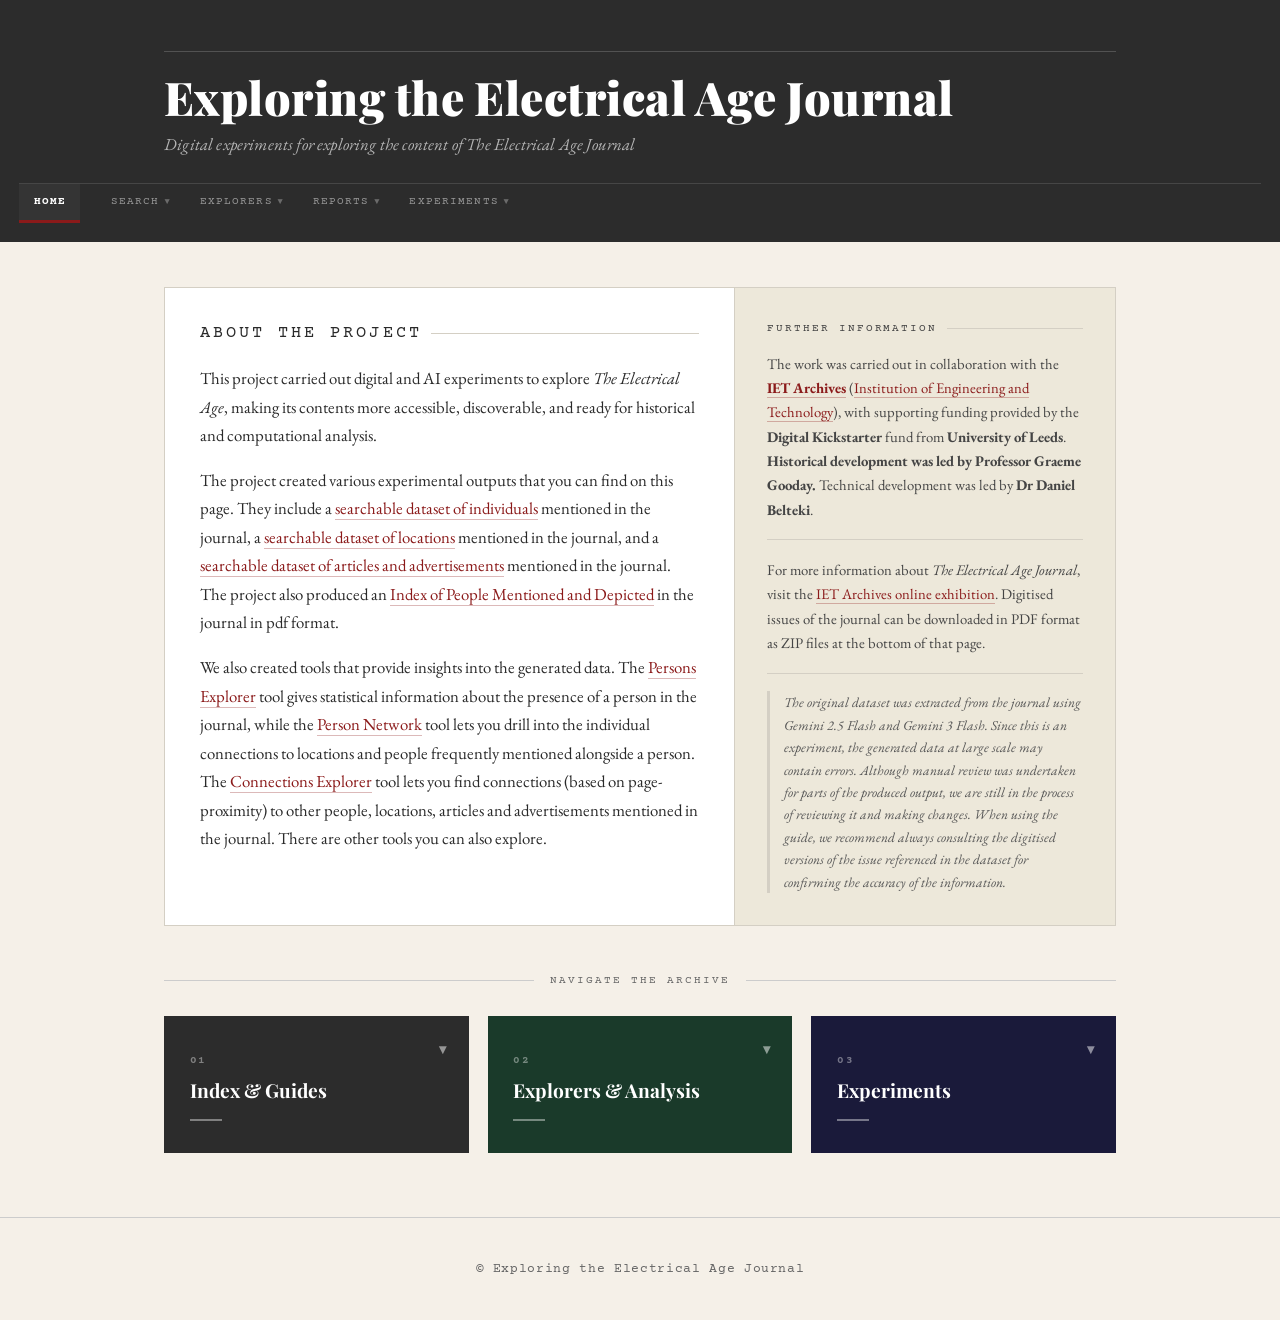
<file: index.html>
<!DOCTYPE html>
<html lang="en">
<head>
    <meta charset="UTF-8">
    <meta name="description" content="Digital experiments for exploring the content of The Electrical Age Journal">
    <title>Exploring the Electrical Age Journal</title>
    <link rel="stylesheet" href="css/style.css">
    <script src="js/nav.js"></script>
    <style>
        @import url('https://fonts.googleapis.com/css2?family=Playfair+Display:ital,wght@0,400;0,700;0,900;1,400&family=Courier+Prime:wght@400;700&family=EB+Garamond:ital,wght@0,400;0,500;1,400&display=swap');

        :root {
            --ink: #1a1a1a;
            --paper: #f5f0e8;
            --cream: #ede8da;
            --rule: #2c2c2c;
            --accent: #8b1a1a;
            --muted: #666;
            --panel-1: #2c2c2c;
            --panel-2: #1a3a2a;
            --panel-3: #1a1a3a;
        }

        * { box-sizing: border-box; }

        body {
            font-family: 'EB Garamond', Georgia, serif;
            margin: 0;
            padding: 0;
            background-color: var(--paper);
            color: var(--ink);
            line-height: 1.7;
        }

        /* ── MASTHEAD (index-only extra styles) ── */
        .masthead-inner {
            max-width: 1000px;
            margin: 0 auto;
            padding: 2rem 1.5rem 1rem;
        }

        .masthead-rule-top {
            border: none;
            border-top: 1px solid rgba(255,255,255,0.18);
            margin: 0 0 1.2rem 0;
        }

        .masthead-title {
            font-family: 'Playfair Display', serif;
            font-size: clamp(1.7rem, 4vw, 2.9rem);
            font-weight: 900;
            letter-spacing: 0.01em;
            margin: 0 0 0.35rem 0;
            line-height: 1.15;
            color: #fff;
        }

        .masthead-subtitle {
            font-family: 'EB Garamond', Georgia, serif;
            font-style: italic;
            font-size: 1.05rem;
            color: rgba(255,255,255,0.65);
            margin: 0 0 0;
            letter-spacing: 0.01em;
        }

        /* ── MAIN ── */
        main {
            max-width: 1000px;
            margin: 0 auto;
            padding: 0 1.5rem 4rem;
        }

        /* ── ABOUT STRIP ── */
        .about-strip {
            margin: 2.8rem 0 0;
            display: grid;
            grid-template-columns: 3fr 2fr;
            gap: 0;
            border: 1px solid #d4cfc4;
            background: white;
        }

        .about-main {
            padding: 2rem 2.2rem;
            border-right: 1px solid #d4cfc4;
        }

        .about-sidebar {
            padding: 2rem 2rem;
            background: var(--cream);
            font-size: 0.92rem;
            line-height: 1.65;
        }

        .about-note {
            font-size: 0.85rem !important;
            color: #555 !important;
            font-style: italic;
            border-left: 3px solid #d4cfc4;
            padding-left: 0.9rem;
            margin-top: 0 !important;
        }

        .section-label {
            font-family: 'Courier Prime', monospace;
            font-size: 0.68rem;
            letter-spacing: 0.18em;
            text-transform: uppercase;
            color: var(--accent);
            margin: 0 0 0.9rem 0;
            display: flex;
            align-items: center;
            gap: 0.6rem;
        }

        .section-label::after {
            content: '';
            flex: 1;
            height: 1px;
            background: #d4cfc4;
        }

        .about-main p {
            margin: 0 0 1rem 0;
            font-size: 1.05rem;
            color: #2a2a2a;
        }

        .about-main p:last-child { margin-bottom: 0; }

        .about-sidebar p {
            margin: 0 0 0.9rem 0;
            color: #444;
        }

        .about-sidebar p:last-child { margin-bottom: 0; }

        .sidebar-divider {
            border: none;
            border-top: 1px solid #d4cfc4;
            margin: 1.1rem 0;
        }

        .ext-link {
            color: var(--accent);
            text-decoration: none;
            border-bottom: 1px solid rgba(139,26,26,0.3);
            transition: border-color 0.15s ease;
            word-break: break-word;
        }

        .ext-link:hover {
            border-color: var(--accent);
        }

        /* ── DIVIDER ── */
        .section-divider {
            margin: 2.8rem 0 1.6rem;
            display: flex;
            align-items: center;
            gap: 1rem;
        }

        .section-divider span {
            font-family: 'Courier Prime', monospace;
            font-size: 0.7rem;
            letter-spacing: 0.18em;
            text-transform: uppercase;
            color: var(--muted);
            white-space: nowrap;
        }

        .section-divider::before,
        .section-divider::after {
            content: '';
            flex: 1;
            height: 1px;
            background: #ccc;
        }

        /* ── THREE PANELS ── */
        .panels {
            display: grid;
            grid-template-columns: repeat(3, 1fr);
            gap: 1.2rem;
        }

        .panel {
            cursor: pointer;
            position: relative;
        }

        .panel-btn {
            display: block;
            width: 100%;
            padding: 2.4rem 1.6rem 2rem;
            border: none;
            cursor: pointer;
            font-family: 'Playfair Display', serif;
            font-size: 1.2rem;
            font-weight: 700;
            color: white;
            text-align: left;
            position: relative;
            transition: transform 0.15s ease, box-shadow 0.15s ease;
            outline: none;
        }

        .panel-btn::after {
            content: '';
            display: block;
            width: 2rem;
            height: 2px;
            background: rgba(255,255,255,0.4);
            margin-top: 1rem;
            transition: width 0.25s ease;
        }

        .panel-btn:hover::after,
        .panel.open .panel-btn::after {
            width: 4rem;
            background: rgba(255,255,255,0.85);
        }

        .panel-btn:hover {
            transform: translateY(-3px);
            box-shadow: 0 8px 24px rgba(0,0,0,0.25);
        }

        .panel.open .panel-btn {
            transform: translateY(-3px);
            box-shadow: 0 8px 24px rgba(0,0,0,0.3);
        }

        .panel-1 .panel-btn { background: var(--panel-1); }
        .panel-2 .panel-btn { background: var(--panel-2); }
        .panel-3 .panel-btn { background: var(--panel-3); }

        .panel-num {
            display: block;
            font-family: 'Courier Prime', monospace;
            font-size: 0.68rem;
            letter-spacing: 0.15em;
            text-transform: uppercase;
            color: rgba(255,255,255,0.4);
            margin-bottom: 0.6rem;
        }

        .panel-arrow {
            position: absolute;
            top: 1.4rem;
            right: 1.4rem;
            font-size: 0.9rem;
            color: rgba(255,255,255,0.5);
            transition: transform 0.25s ease, color 0.2s ease;
        }

        .panel.open .panel-arrow {
            transform: rotate(180deg);
            color: rgba(255,255,255,0.9);
        }

        /* ── LINK DRAWER ── */
        .link-drawer {
            max-height: 0;
            overflow: hidden;
            transition: max-height 0.35s cubic-bezier(0.4, 0, 0.2, 1),
                        opacity 0.25s ease;
            opacity: 0;
            background: var(--cream);
        }

        .panel-1 .link-drawer { border-left: 3px solid var(--panel-1); }
        .panel-2 .link-drawer { border-left: 3px solid var(--panel-2); }
        .panel-3 .link-drawer { border-left: 3px solid var(--panel-3); }

        .panel.open .link-drawer {
            max-height: 500px;
            opacity: 1;
        }

        .link-drawer ul {
            margin: 0;
            padding: 1.2rem 1.4rem;
            list-style: none;
        }

        .link-drawer li {
            border-bottom: 1px dotted #ccc;
        }

        .link-drawer li:last-child { border-bottom: none; }

        .link-drawer a {
            display: block;
            padding: 0.55rem 0;
            font-family: 'Courier Prime', monospace;
            font-size: 0.87rem;
            color: var(--ink);
            text-decoration: none;
            letter-spacing: 0.03em;
            transition: color 0.15s ease, padding-left 0.15s ease;
        }

        .link-drawer a:hover {
            padding-left: 0.5rem;
            color: var(--accent);
        }

        .link-drawer a .link-label {
            display: block;
            font-weight: 700;
        }

        .link-drawer a .link-desc {
            display: block;
            font-size: 0.74rem;
            color: var(--muted);
            font-weight: 400;
            margin-top: 0.1rem;
        }

        /* ── FOOTER ── */
        footer {
            text-align: center;
            padding: 2.5rem;
            font-size: 0.82rem;
            color: var(--muted);
            font-family: 'Courier Prime', monospace;
            letter-spacing: 0.05em;
            border-top: 1px solid #ccc;
        }

        /* ── RESPONSIVE ── */
        @media (max-width: 700px) {
            .about-strip { grid-template-columns: 1fr; }
            .about-main { border-right: none; border-bottom: 1px solid #d4cfc4; }
            .panels { grid-template-columns: 1fr; }
        }
    </style>
</head>
<body>

<!-- nav.js injects the shared header + dropdown nav into this element -->
<header id="site-header">
    <!-- index-only: title & subtitle sit above the shared nav strip -->
    <div class="masthead-inner">
        <hr class="masthead-rule-top">
        <h1 class="masthead-title">Exploring the Electrical Age Journal</h1>
        <p class="masthead-subtitle">Digital experiments for exploring the content of The Electrical Age Journal</p>
    </div>
</header>

<main>

    <!-- ── About the project ── -->
    <div class="about-strip">
        <div class="about-main">
            <p class="section-label">About the project</p>
            <p>
                This project carried out digital and AI experiments to explore <em>The Electrical Age</em>,
                making its contents more accessible, discoverable, and ready for historical and
                computational analysis.
            </p>
            <p>
                The project created various experimental outputs that you can find on this page. They include
                a <a class="ext-link" href="https://third-floor.github.io/electrical-age-experiments/people.html" target="_blank" rel="noopener">searchable dataset of individuals</a> mentioned in the journal,
                a <a class="ext-link" href="https://third-floor.github.io/electrical-age-experiments/locations.html" target="_blank" rel="noopener">searchable dataset of locations</a> mentioned in the journal,
                and a <a class="ext-link" href="https://third-floor.github.io/electrical-age-experiments/articles.html" target="_blank" rel="noopener">searchable dataset of articles and advertisements</a> mentioned in the journal.
                The project also produced an <a class="ext-link" href="https://third-floor.github.io/electrical-age-experiments/assets/electrical_age_persons_index.pdf" target="_blank" rel="noopener">Index of People Mentioned and Depicted</a> in the journal in pdf format. 
            </p>
            <p>
                We also created tools that provide insights into the generated data. The
                <a class="ext-link" href="https://third-floor.github.io/electrical-age-experiments/persons_explorer.html" target="_blank" rel="noopener">Persons Explorer</a>
                tool gives statistical information about the presence of a person in the journal, while the
                <a class="ext-link" href="https://third-floor.github.io/electrical-age-experiments/person_network.html" target="_blank" rel="noopener">Person Network</a>
                tool lets you drill into the individual connections to locations and people frequently mentioned alongside a person. The
                <a class="ext-link" href="https://third-floor.github.io/electrical-age-experiments/connections_explorer.html" target="_blank" rel="noopener">Connections Explorer</a>
                tool lets you find connections (based on page-proximity) to other people, locations, articles and advertisements mentioned in the journal. There are other tools you can also explore.
            </p>
        </div>
        <div class="about-sidebar">
            <p class="section-label">Further information</p>
            <p>
                The work was carried out in collaboration with the
                <strong><a class="ext-link" href="https://www.theiet.org/membership/library-and-archives/the-iet-archives" target="_blank" rel="noopener">IET Archives</a></strong>
                (<a class="ext-link" href="https://www.theiet.org/" target="_blank" rel="noopener">Institution of Engineering and Technology</a>), with supporting
                funding provided by the <strong>Digital Kickstarter</strong> fund from <strong>University of Leeds</strong>. <strong>Historical development was led by Professor Graeme Gooday.</strong> Technical development was
                led by <strong>Dr Daniel Belteki</strong>.
            </p>
            <hr class="sidebar-divider">
            <p>
                For more information about <em>The Electrical Age Journal</em>, visit the
                <a class="ext-link"
                   href="https://www.theiet.org/membership/library-and-archives/the-iet-archives/online-exhibitions/women-and-engineering/the-electrical-age-journal"
                   target="_blank" rel="noopener">IET Archives online exhibition</a>.
                Digitised issues of the journal can be downloaded in PDF format as ZIP files
                at the bottom of that page.
            </p>
            <hr class="sidebar-divider">
            <p class="about-note">
                The original dataset was extracted from the journal using Gemini 2.5 Flash and Gemini 3 Flash. Since this is an experiment, the generated data at large scale may contain errors. Although manual review was undertaken for parts of the produced output, we are still in the process of reviewing it and making changes. When using the guide, we recommend always consulting the digitised versions of the issue referenced in the dataset for confirming the accuracy of the information.
            </p>
        </div>
    </div>

    <!-- ── Navigation panels ── -->
    <div class="section-divider"><span>Navigate the archive</span></div>

    <div class="panels" id="hub-panels">
        <!-- Panels rendered by nav-config.js + hub-loader.js -->
    </div>

</main>

<footer>© Exploring the Electrical Age Journal</footer>

<script src="js/nav-config.js"></script>
<script src="js/hub-loader.js"></script>

</body>
</html>
</file>
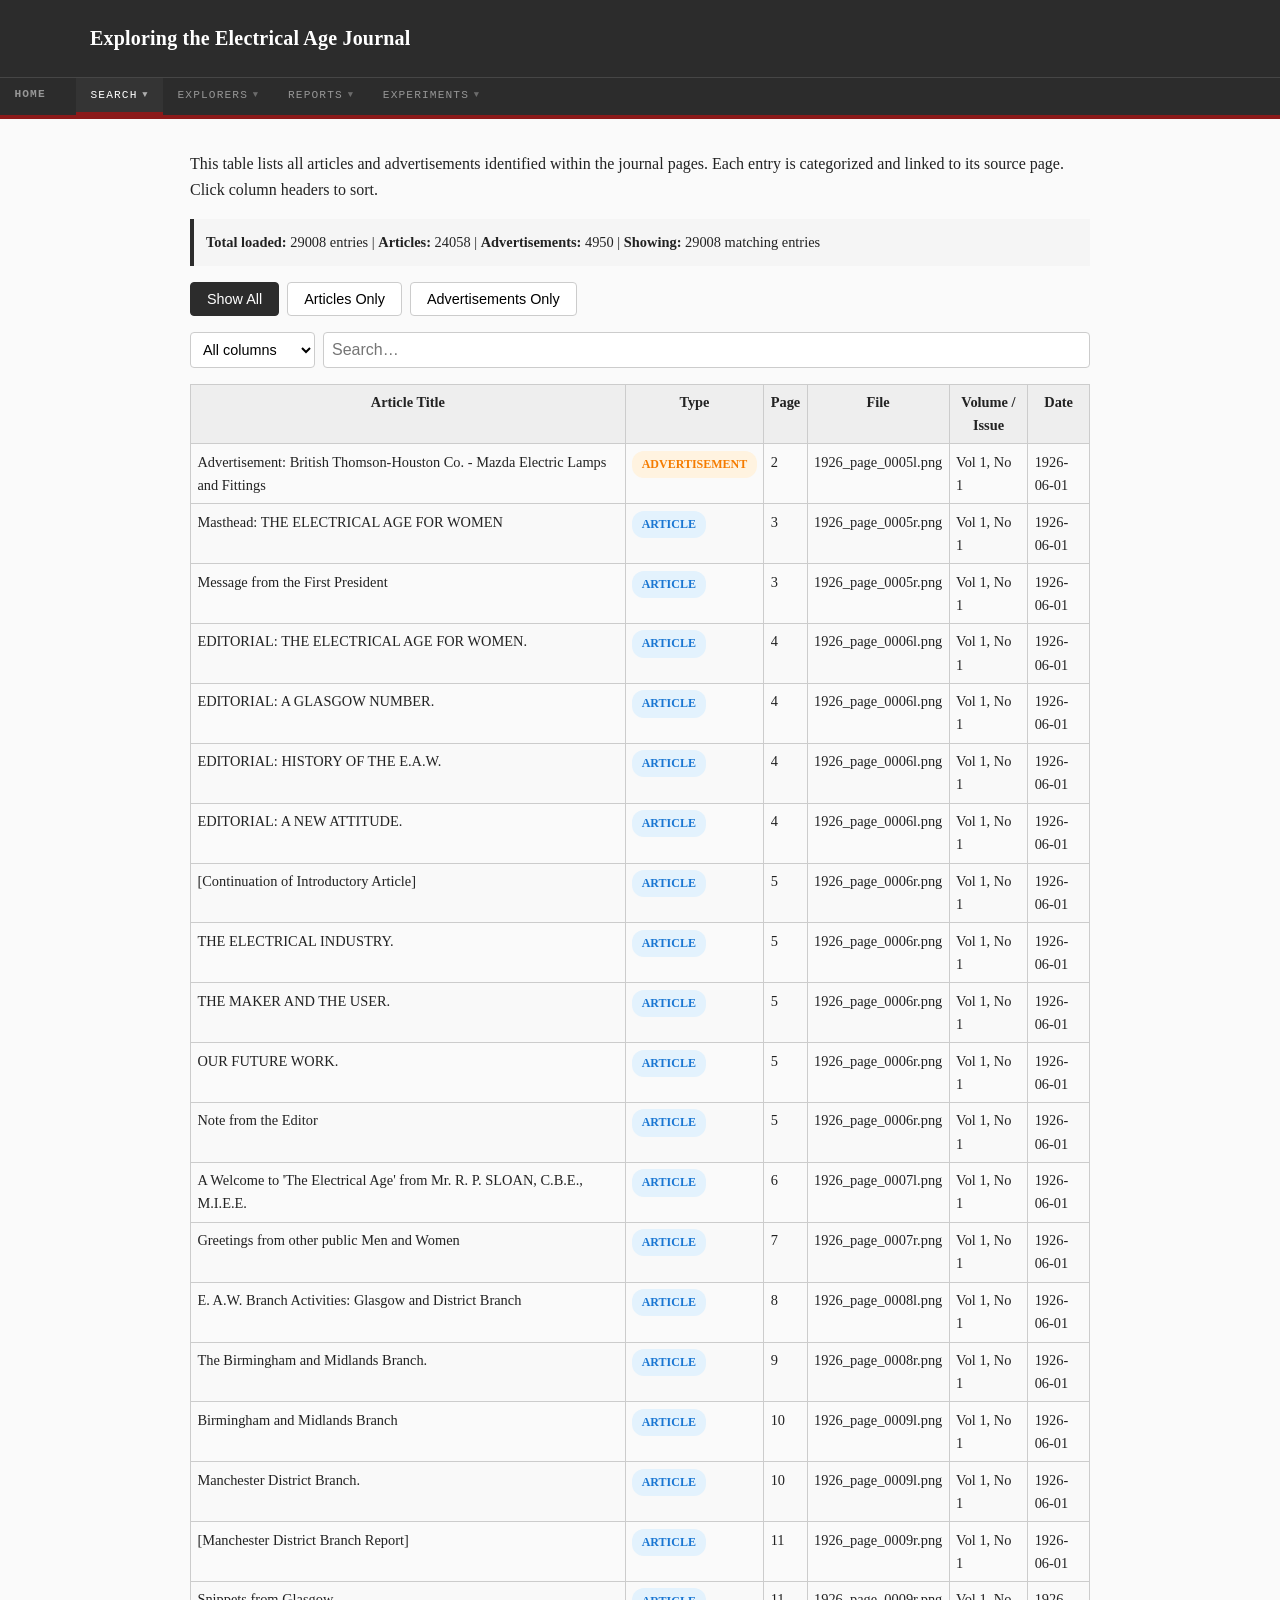
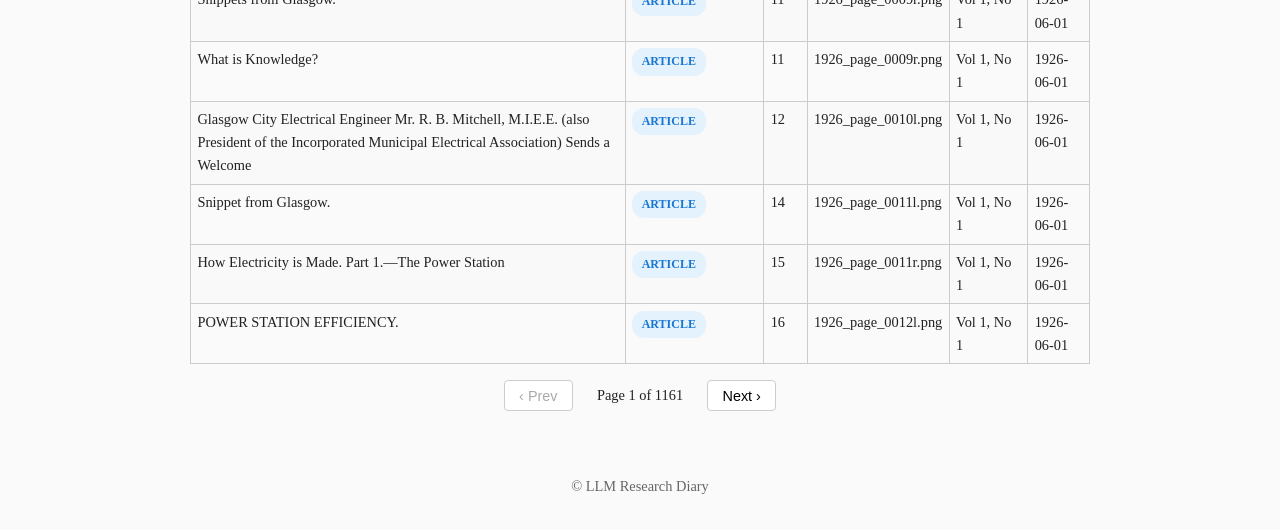
<file: articles.html>
<!DOCTYPE html>
<html lang="en">
<head>
    <meta charset="UTF-8">
    <title>Identified Articles</title>
    <link rel="stylesheet" href="css/style.css">
    <script src="js/nav.js"></script>

    <style>
        table {
            width: 100%;
            border-collapse: collapse;
            font-size: 0.9rem;
        }

        th, td {
            border: 1px solid #ccc;
            padding: 0.4rem;
            vertical-align: top;
        }

        th {
            background: #eee;
            position: sticky;
            top: 0;
            cursor: pointer;
            user-select: none;
        }

        th:hover { background: #ddd; }

        th.sort-asc::after  { content: " ▲"; font-size: 0.7rem; }
        th.sort-desc::after { content: " ▼"; font-size: 0.7rem; }

        tr:nth-child(even)      { background: #f9f9f9; }
        tr.article-row:hover    { background: #e8f4f8; }
        tr.ad-row:hover         { background: #fff3e0; }

        .search-bar {
            display: flex;
            gap: 0.5rem;
            margin-bottom: 1rem;
            align-items: center;
        }

        .search-bar select {
            padding: 0.5rem;
            font-size: 0.9rem;
            border: 1px solid #ccc;
            border-radius: 4px;
            background: white;
            white-space: nowrap;
            flex-shrink: 0;
        }

        .search-bar input {
            padding: 0.5rem;
            width: 100%;
            font-size: 1rem;
            border: 1px solid #ccc;
            border-radius: 4px;
            margin: 0;
        }

        .badge {
            display: inline-block;
            padding: 0.25rem 0.6rem;
            border-radius: 12px;
            font-size: 0.75rem;
            font-weight: bold;
            text-transform: uppercase;
        }

        .badge-article       { background: #e3f2fd; color: #1976d2; }
        .badge-advertisement { background: #fff3e0; color: #f57c00; }

        .filter-buttons {
            margin-bottom: 1rem;
            display: flex;
            gap: 0.5rem;
        }

        .filter-btn {
            padding: 0.5rem 1rem;
            border: 1px solid #ccc;
            background: white;
            cursor: pointer;
            border-radius: 4px;
            font-size: 0.9rem;
        }

        .filter-btn:hover { background: #f5f5f5; }

        .filter-btn.active {
            background: #2c2c2c;
            color: white;
            border-color: #2c2c2c;
        }

        #stats {
            margin-bottom: 1rem;
            padding: 0.75rem;
            background: #f5f5f5;
            border-left: 4px solid #2c2c2c;
            font-size: 0.9rem;
        }

        #pagination {
            margin-top: 1rem;
            display: flex;
            align-items: center;
            justify-content: center;
            gap: 0.5rem;
            font-size: 0.9rem;
        }

        #pagination button {
            padding: 0.4rem 0.9rem;
            border: 1px solid #ccc;
            background: white;
            cursor: pointer;
            border-radius: 4px;
            font-size: 0.9rem;
        }

        #pagination button:hover:not(:disabled) { background: #f5f5f5; }
        #pagination button:disabled { color: #aaa; cursor: default; }
    </style>
</head>
<body>

<header id="site-header"></header>

<main>
    <p>
        This table lists all articles and advertisements identified within the journal pages.
        Each entry is categorized and linked to its source page. Click column headers to sort.
    </p>

    <div id="stats">Loading…</div>

    <div class="filter-buttons">
        <button class="filter-btn active" data-filter="all">Show All</button>
        <button class="filter-btn" data-filter="articles">Articles Only</button>
        <button class="filter-btn" data-filter="advertisements">Advertisements Only</button>
    </div>

    <div class="search-bar">
        <select id="columnSelect" title="Choose which column to search"></select>
        <input type="text" id="searchBox" placeholder="Search…">
    </div>

    <div style="overflow-x:auto;">
        <table id="articlesTable">
            <thead>
                <tr>
                    <th>Article Title</th>
                    <th>Type</th>
                    <th>Page</th>
                    <th>File</th>
                    <th>Volume / Issue</th>
                    <th>Date</th>
                </tr>
            </thead>
            <tbody></tbody>
        </table>
    </div>

    <div id="pagination"></div>
</main>

<footer>
    © LLM Research Diary
</footer>

<script src="js/articles.js"></script>

</body>
</html>
</file>
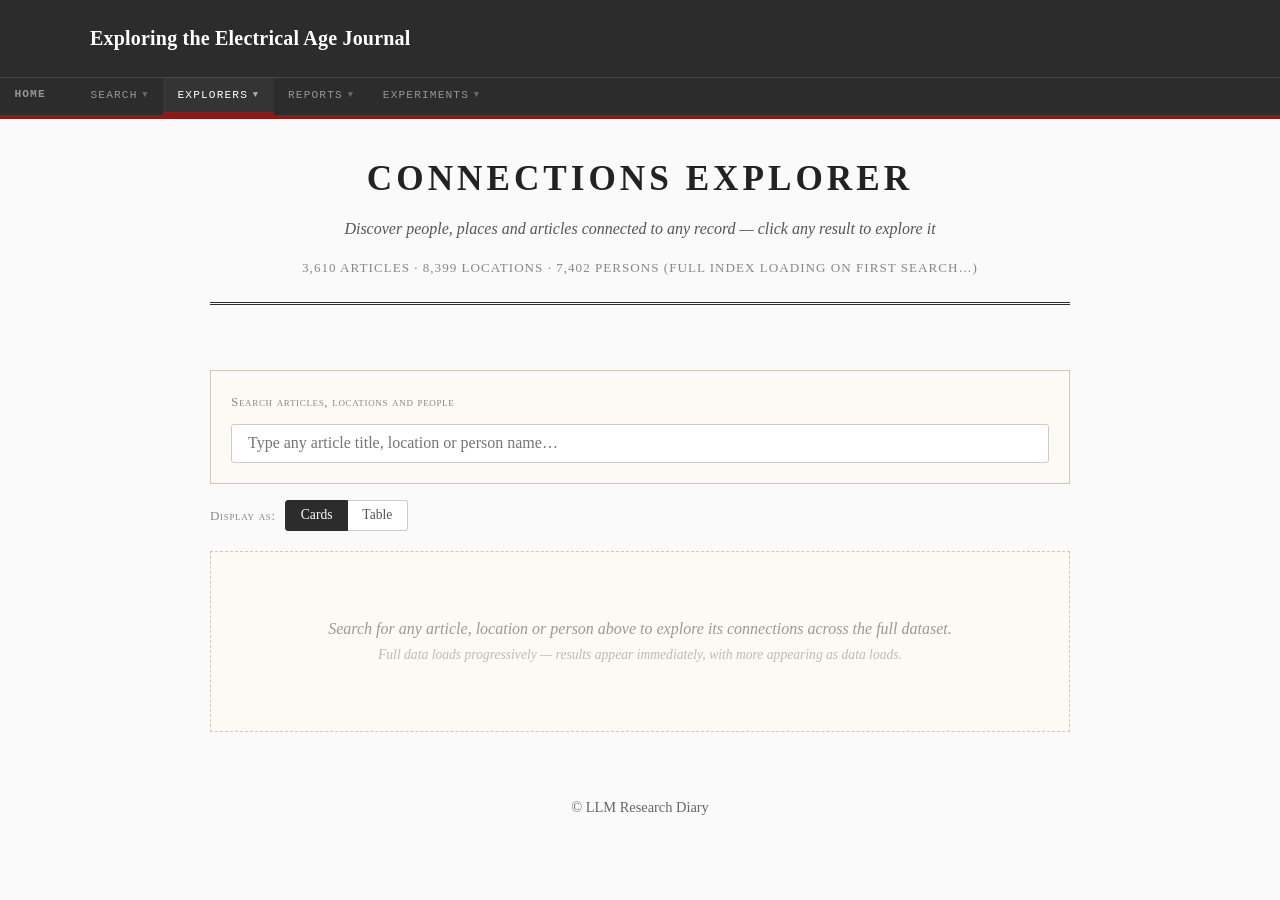
<file: connections_explorer.html>
<!DOCTYPE html>
<html lang="en">
<head>
    <meta charset="UTF-8">
    <title>Connections Explorer — LLM Research Diary</title>
    <link rel="stylesheet" href="css/style.css">
    <script src="js/nav.js"></script>
    <style>
        .explorer-container { max-width: 1100px; margin: 2rem auto; padding: 0 20px; }

        /* ── Page header ─────────────────────────────────────────────────── */
        .page-header { text-align: center; border-bottom: 3px double #2c2c2c; margin-bottom: 2rem; padding-bottom: 1.5rem; }
        .page-header h2 { font-family: Georgia, serif; font-size: 2.2rem; letter-spacing: 4px; text-transform: uppercase; margin: 0 0 0.5rem 0; }
        .page-header .subtitle { font-family: Georgia, serif; font-style: italic; color: #555; font-size: 1rem; }
        .dataset-meta { margin-top: 1rem; font-size: 0.82rem; color: #888; letter-spacing: 1px; text-transform: uppercase; }

        /* ── Loading ─────────────────────────────────────────────────────── */
        #loading-bar { display: none; text-align: center; padding: 2rem; font-family: Georgia, serif; font-style: italic; color: #888; border: 1px dashed #d3c9b1; background: #fdfaf3; margin-bottom: 1.5rem; }
        #loading-status { font-family: Georgia, serif; font-size: 0.85rem; color: #aaa; text-align: center; margin-bottom: 1rem; min-height: 1.2em; }

        /* ── Search area ─────────────────────────────────────────────────── */
        #search-area { display: none; background: #fdfaf3; border: 1px solid #d3c9b1; padding: 1.25rem; margin-bottom: 1rem; }
        .search-area-hdr { font-family: Georgia, serif; font-variant: small-caps; font-size: 0.82rem; letter-spacing: 0.05em; color: #888; margin-bottom: 0.75rem; }
        .search-wrap { position: relative; }
        #conn-search { width: 100%; padding: 0.6rem 1rem; font-size: 1rem; font-family: Georgia, serif; border: 1px solid #ccc; border-radius: 3px; background: #fff; box-sizing: border-box; }
        #conn-search:focus { outline: none; border-color: #2c2c2c; }

        /* ── Dropdown ────────────────────────────────────────────────────── */
        #conn-dd { position: absolute; top: calc(100% + 2px); left: 0; right: 0; max-height: 360px; overflow-y: auto; background: #fff; border: 1px solid #ccc; border-top: none; z-index: 300; display: none; box-shadow: 0 4px 12px rgba(0,0,0,0.08); }
        .dd-item { padding: 0.42rem 0.8rem; cursor: pointer; border-bottom: 1px solid #f5f5f5; display: flex; align-items: flex-start; gap: 0.5rem; }
        .dd-item:hover, .dd-item.active { background: #f5f0e8; }
        .dd-type-dot { width: 8px; height: 8px; border-radius: 50%; flex-shrink: 0; margin-top: 0.3rem; }
        .dd-title { font-family: Georgia, serif; font-size: 0.88rem; color: #2c2c2c; flex: 1; }
        .dd-meta  { font-family: Georgia, serif; font-size: 0.74rem; color: #aaa; font-style: italic; white-space: nowrap; }
        .dd-group-label { padding: 0.22rem 0.8rem; font-size: 0.71rem; text-transform: uppercase; letter-spacing: 0.06em; color: #bbb; background: #fafafa; font-family: Georgia, serif; border-bottom: 1px solid #f0f0f0; pointer-events: none; }
        .dd-loading { padding: 0.75rem 1rem; font-family: Georgia, serif; font-size: 0.85rem; font-style: italic; color: #aaa; }

        /* ── View toggle ─────────────────────────────────────────────────── */
        #view-toggle { display: none; gap: 0; margin-bottom: 1.25rem; align-items: center; }
        .view-toggle-label { font-family: Georgia, serif; font-size: 0.82rem; color: #888; margin-right: 0.6rem; font-variant: small-caps; letter-spacing: 0.05em; }
        .view-btn { padding: 0.4rem 0.9rem; border: 1px solid #ccc; background: #fff; cursor: pointer; font-family: Georgia, serif; font-size: 0.85rem; color: #555; }
        .view-btn:first-of-type { border-radius: 3px 0 0 3px; }
        .view-btn:last-of-type  { border-radius: 0 3px 3px 0; border-left: none; }
        .view-btn:hover  { background: #f5f0e8; }
        .view-btn.active { background: #2c2c2c; color: #fff; border-color: #2c2c2c; }

        /* ── Shared legend ───────────────────────────────────────────────── */
        #shared-legend { display: none; align-items: center; gap: 1rem; margin-bottom: 1.5rem; padding: 0.6rem 1rem; background: #fdfaf3; border: 1px solid #d3c9b1; font-family: Georgia, serif; font-size: 0.83rem; color: #444; flex-wrap: wrap; }
        .legend-item { display: flex; align-items: center; gap: 0.4rem; }
        .legend-swatch { width: 14px; height: 14px; border-radius: 2px; flex-shrink: 0; }
        .swatch-name    { background: #fff8c5; border: 2px solid #f9a825; }
        .swatch-article { background: #e8f5e9; border: 2px solid #388e3c; }

        /* ── Placeholder ─────────────────────────────────────────────────── */
        #placeholder { text-align: center; padding: 4rem 1rem; font-family: Georgia, serif; color: #999; font-style: italic; border: 1px dashed #d3c9b1; background: #fdfaf3; }

        /* ── Section blocks ──────────────────────────────────────────────── */
        .section-block  { margin-bottom: 2.5rem; }
        .section-header { border-bottom: 1px solid #2c2c2c; margin-bottom: 1.25rem; padding-bottom: 0.4rem; display: flex; align-items: baseline; gap: 0.75rem; flex-wrap: wrap; }
        .section-header h3 { font-family: Georgia, serif; font-variant: small-caps; font-size: 1.2rem; letter-spacing: 2px; margin: 0; }
        .section-number { font-family: Georgia, serif; font-style: italic; color: #999; font-size: 0.9rem; }
        .section-count  { margin-left: auto; font-family: Georgia, serif; font-size: 0.8rem; color: #aaa; font-style: italic; }
        .section-note   { font-family: Georgia, serif; font-style: italic; font-size: 0.88rem; color: #666; margin-bottom: 1rem; }

        .sub-section { margin-bottom: 1.75rem; }
        .sub-section-hdr { font-family: Georgia, serif; font-variant: small-caps; font-size: 0.88rem; letter-spacing: 1px; color: #555; margin-bottom: 0.75rem; padding-bottom: 0.3rem; border-bottom: 1px solid #eee; display: flex; align-items: center; gap: 0.5rem; }
        .sub-type-dot { width: 10px; height: 10px; border-radius: 50%; display: inline-block; flex-shrink: 0; }
        .dot-article  { background: #1565c0; }
        .dot-location { background: #136348; }
        .dot-person   { background: #4527a0; }
        .empty-note { display: none; font-family: Georgia, serif; font-style: italic; color: #bbb; font-size: 0.86rem; padding: 0.5rem 0; }

        /* ── Anchor card ─────────────────────────────────────────────────── */
        .anchor-card-full { border: 2px solid #2c2c2c !important; }

        /* ── Cards grid ──────────────────────────────────────────────────── */
        .cards-grid { display: grid; grid-template-columns: repeat(auto-fill, minmax(280px, 1fr)); gap: 0.75rem; }

        /* ── Cards ───────────────────────────────────────────────────────── */
        .conn-card { border: 1px solid #d3c9b1; overflow: hidden; font-family: Georgia, serif; cursor: pointer; transition: box-shadow 0.15s; }
        .conn-card:hover { box-shadow: 0 2px 8px rgba(0,0,0,0.12); }
        .conn-card-hdr { padding: 0.45rem 0.75rem; display: flex; align-items: flex-start; gap: 0.5rem; }
        .conn-hdr-article  { background: #1565c0; color: #fff; }
        .conn-hdr-location { background: #136348; color: #fff; }
        .conn-hdr-person   { background: #4527a0; color: #fff; }
        .conn-type-badge { font-size: 0.68rem; font-variant: small-caps; letter-spacing: 0.05em; opacity: 0.75; flex-shrink: 0; padding-top: 1px; }
        .conn-card-title { font-size: 0.85rem; font-weight: bold; line-height: 1.3; flex: 1; }
        .explore-hint { font-size: 0.8rem; opacity: 0.5; flex-shrink: 0; padding-top: 1px; }
        .conn-card:hover .explore-hint { opacity: 1; }
        .conn-card-body { padding: 0.6rem 0.75rem; background: #fdfaf3; }
        .conn-field { display: flex; gap: 0.5rem; font-size: 0.82rem; padding: 0.18rem 0; border-bottom: 1px solid #f0ebe0; line-height: 1.35; }
        .conn-field:last-child { border-bottom: none; }
        .conn-label { color: #999; font-size: 0.76rem; flex-shrink: 0; width: 80px; padding-top: 1px; }
        .conn-value { color: #2c2c2c; word-break: break-word; }
        .conn-extract { margin-top: 0.5rem; font-size: 0.82rem; }
        .conn-extract summary { cursor: pointer; color: #1565c0; font-style: italic; }
        .conn-extract summary:hover { text-decoration: underline; }
        .conn-extract p { margin: 0.4rem 0 0; padding: 0.4rem 0.6rem; background: #f5f0e8; border-left: 3px solid #d3c9b1; font-size: 0.82rem; line-height: 1.45; color: #333; }

        /* ── Shared highlights (two types) ───────────────────────────────── */
        .conn-shared-name    { border-color: #f9a825 !important; border-width: 2px !important; }
        .conn-shared-article { border-color: #388e3c !important; border-width: 2px !important; }
        .conn-shared-name.conn-shared-article { border-color: #f9a825 !important; outline: 2px solid #388e3c; outline-offset: 1px; }

        .shared-banner { font-family: Georgia, serif; font-size: 0.74rem; font-style: italic; padding: 0.18rem 0.5rem; margin-bottom: 0.4rem; display: inline-block; border-radius: 2px; margin-right: 0.3rem; }
        .shared-banner-name    { color: #7a5c00; background: #fff8c5; border: 1px solid #ffe082; }
        .shared-banner-article { color: #1b5e20; background: #e8f5e9; border: 1px solid #a5d6a7; }

        /* ── Proximity tag ───────────────────────────────────────────────── */
        .proximity-tag { display: inline-block; font-size: 0.72rem; font-family: Georgia, serif; background: #fff3e0; color: #e65100; border: 1px solid #ffcc80; border-radius: 2px; padding: 0.15rem 0.5rem; margin-bottom: 0.5rem; }

        /* ── Table view ──────────────────────────────────────────────────── */
        .table-view-wrap { overflow-x: auto; display: none; }
        .conn-table { width: 100%; border-collapse: collapse; font-size: 0.85rem; font-family: Georgia, serif; }
        .conn-table th { background: #2c2c2c; color: #fff; padding: 0.4rem 0.65rem; text-align: left; font-weight: normal; font-variant: small-caps; letter-spacing: 0.05em; white-space: nowrap; }
        .conn-table td { padding: 0.32rem 0.65rem; border-bottom: 1px solid #e0d8c8; vertical-align: top; }
        .conn-table tr:nth-child(even) td { background: #fdfaf3; }
        .conn-table tr:hover td { background: #f5f0e8; }
        .conn-table tr.shared-name-row    td { background: #fff8c5; }
        .conn-table tr.shared-article-row td { background: #e8f5e9; }
        .conn-table tr.shared-both-row    td { background: #fffde7; }
        .conn-table tr.shared-name-row:hover    td { background: #fff3a0; }
        .conn-table tr.shared-article-row:hover td { background: #dcedc8; }
        .conn-table tr.shared-both-row:hover    td { background: #fff9c4; }

        /* ── Disambiguation panel ────────────────────────────────────────── */
        #disambig-panel { display: none; margin-bottom: 1.5rem; border: 1px solid #d3c9b1; background: #fdfaf3; }
        .disambig-header { padding: 0.85rem 1.1rem; border-bottom: 1px solid #d3c9b1; background: #f5f0e8; }
        .disambig-title { font-family: Georgia, serif; font-size: 1rem; font-weight: bold; color: #2c2c2c; display: block; margin-bottom: 0.25rem; }
        .disambig-sub   { font-family: Georgia, serif; font-size: 0.82rem; font-style: italic; color: #777; }
        .disambig-table-wrap { overflow-x: auto; }
        .disambig-table { width: 100%; border-collapse: collapse; font-family: Georgia, serif; font-size: 0.83rem; }
        .disambig-table th { background: #2c2c2c; color: #fff; padding: 0.38rem 0.7rem; text-align: left; font-weight: normal; font-variant: small-caps; letter-spacing: 0.05em; white-space: nowrap; position: sticky; top: 0; z-index: 1; }
        .disambig-table td { padding: 0; border-bottom: 1px solid #e8e0d0; vertical-align: middle; }
        .disambig-table td > * { padding: 0.28rem 0.7rem; display: block; }
        .disambig-row { cursor: pointer; }
        .disambig-row:hover td { background: #f0ebe0 !important; }
        .disambig-pick-btn { padding: 0.22rem 0.6rem; font-family: Georgia, serif; font-size: 0.78rem; background: #2c2c2c; color: #fff; border: none; border-radius: 2px; cursor: pointer; white-space: nowrap; }
        .disambig-pick-btn:hover { background: #444; }

        /* ── Expand button ───────────────────────────────────────────────── */
        .expand-btn-wrap { margin-top: 0.75rem; text-align: center; }
        .expand-btn { font-family: Georgia, serif; font-size: 0.84rem; font-style: italic; color: #555; background: #fdfaf3; border: 1px solid #d3c9b1; padding: 0.4rem 1.2rem; cursor: pointer; border-radius: 2px; }
        .expand-btn:hover { background: #f5f0e8; border-color: #b0a898; color: #2c2c2c; }

        /* ── Nearby callout ──────────────────────────────────────────────── */
        .nearby-note { background: #fff8ee; border: 1px solid #ffe0b2; border-left: 4px solid #ff9800; padding: 0.6rem 1rem; font-family: Georgia, serif; font-size: 0.87rem; font-style: italic; color: #5d4037; margin-bottom: 1rem; }

        .ornament { text-align: center; color: #bbb; font-size: 1.2rem; margin: 2rem 0 1.75rem; letter-spacing: 8px; }
        #content { display: none; }

        @media (max-width: 600px) {
            .cards-grid { grid-template-columns: 1fr; }
        }
    </style>
</head>
<body>

<header id="site-header"></header>

<main>
<div class="explorer-container">

    <div class="page-header">
        <h2>Connections Explorer</h2>
        <div class="subtitle">Discover people, places and articles connected to any record — click any result to explore it</div>
        <div class="dataset-meta" id="dataset-meta">Loading…</div>
    </div>

    <div id="loading-bar">Loading index data…</div>
    <div id="loading-status"></div>

    <!-- Unified search (no type selector — searches all three simultaneously) -->
    <div id="search-area">
        <div class="search-area-hdr">Search articles, locations and people</div>
        <div class="search-wrap">
            <input type="text" id="conn-search" placeholder="Type any article title, location or person name…" autocomplete="off">
            <div id="conn-dd"></div>
        </div>
    </div>

    <!-- View toggle -->
    <div id="view-toggle">
        <span class="view-toggle-label">Display as:</span>
        <button class="view-btn active" data-view="card">Cards</button>
        <button class="view-btn" data-view="table">Table</button>
    </div>

    <!-- Shared-name legend -->
    <div id="shared-legend">
        <strong style="font-family:Georgia,serif;font-size:0.83rem;">Highlights:</strong>
        <div class="legend-item"><div class="legend-swatch swatch-name"></div><span>★ Shared name — this record's name matches (or closely resembles) the name of the selected record</span></div>
        <div class="legend-item"><div class="legend-swatch swatch-article"></div><span>◆ Shared article — this record was mentioned in the same article as the selected record</span></div>
        <div style="font-family:Georgia,serif;font-size:0.78rem;color:#888;font-style:italic;width:100%">Results are sorted by relevance score (shared file, page, article title, name).</div>
    </div>

    <div id="placeholder">
        Search for any article, location or person above to explore its connections across the full dataset.<br>
        <span style="font-size:0.85rem;color:#bbb;">Full data loads progressively — results appear immediately, with more appearing as data loads.</span>
    </div>

    <div id="content">

        <!-- Anchor -->
        <div class="section-block">
            <div class="section-header">
                <span class="section-number">⚓</span>
                <h3>Selected Record</h3>
            </div>
            <div id="anchor-card"></div>
        </div>

        <div class="ornament">— ✦ —</div>

        <!-- Direct connections -->
        <div class="section-block">
            <div class="section-header">
                <span class="section-number">I</span>
                <h3>Direct Connections</h3>
                <span class="section-count">
                    <span id="direct-articles-count">0</span> articles ·
                    <span id="direct-locations-count">0</span> locations ·
                    <span id="direct-persons-count">0</span> persons
                </span>
            </div>
            <p class="section-note">Records sharing the same source file, or the same page number and date. Sorted by relevance.</p>

            <div class="sub-section">
                <div class="sub-section-hdr"><span class="sub-type-dot dot-article"></span>Articles</div>
                <div class="empty-note" id="direct-articles-empty">No other articles found on this page or file.</div>
                <div class="cards-grid" id="direct-articles-wrap"></div>
                <div class="table-view-wrap" id="direct-articles-table">
                    <table class="conn-table"><thead><tr><th>Name</th><th>Type</th><th>Detail</th><th>Page</th><th>Date</th><th>Vol/Issue</th><th>File</th><th>Proximity</th></tr></thead><tbody id="direct-articles-body"></tbody></table>
                </div>
            </div>

            <div class="sub-section">
                <div class="sub-section-hdr"><span class="sub-type-dot dot-location"></span>Locations</div>
                <div class="empty-note" id="direct-locations-empty">No locations found on this page or file.</div>
                <div class="cards-grid" id="direct-locations-wrap"></div>
                <div class="table-view-wrap" id="direct-locations-table">
                    <table class="conn-table"><thead><tr><th>Name</th><th>Type</th><th>Detail</th><th>Page</th><th>Date</th><th>Vol/Issue</th><th>File</th><th>Proximity</th></tr></thead><tbody id="direct-locations-body"></tbody></table>
                </div>
            </div>

            <div class="sub-section">
                <div class="sub-section-hdr"><span class="sub-type-dot dot-person"></span>People</div>
                <div class="empty-note" id="direct-persons-empty">No people found on this page or file.</div>
                <div class="cards-grid" id="direct-persons-wrap"></div>
                <div class="table-view-wrap" id="direct-persons-table">
                    <table class="conn-table"><thead><tr><th>Name</th><th>Type</th><th>Detail</th><th>Page</th><th>Date</th><th>Vol/Issue</th><th>File</th><th>Proximity</th></tr></thead><tbody id="direct-persons-body"></tbody></table>
                </div>
            </div>
        </div>

        <div class="ornament">— ✦ —</div>

        <!-- Nearby connections -->
        <div class="section-block">
            <div class="section-header">
                <span class="section-number">II</span>
                <h3>Nearby Connections</h3>
                <span class="section-count">
                    <span id="nearby-articles-count">0</span> articles ·
                    <span id="nearby-locations-count">0</span> locations ·
                    <span id="nearby-persons-count">0</span> persons
                </span>
            </div>
            <div class="nearby-note">Records within ±2 pages of the selected record. Not on the same page or file, but may be contextually related. Each entry shows its proximity.</div>

            <div class="sub-section">
                <div class="sub-section-hdr"><span class="sub-type-dot dot-article"></span>Nearby articles</div>
                <div class="empty-note" id="nearby-articles-empty">No nearby articles found within ±2 pages.</div>
                <div class="cards-grid" id="nearby-articles-wrap"></div>
                <div class="table-view-wrap" id="nearby-articles-table">
                    <table class="conn-table"><thead><tr><th>Name</th><th>Type</th><th>Detail</th><th>Page</th><th>Date</th><th>Vol/Issue</th><th>File</th><th>Proximity</th></tr></thead><tbody id="nearby-articles-body"></tbody></table>
                </div>
            </div>

            <div class="sub-section">
                <div class="sub-section-hdr"><span class="sub-type-dot dot-location"></span>Nearby locations</div>
                <div class="empty-note" id="nearby-locations-empty">No nearby locations found within ±2 pages.</div>
                <div class="cards-grid" id="nearby-locations-wrap"></div>
                <div class="table-view-wrap" id="nearby-locations-table">
                    <table class="conn-table"><thead><tr><th>Name</th><th>Type</th><th>Detail</th><th>Page</th><th>Date</th><th>Vol/Issue</th><th>File</th><th>Proximity</th></tr></thead><tbody id="nearby-locations-body"></tbody></table>
                </div>
            </div>

            <div class="sub-section">
                <div class="sub-section-hdr"><span class="sub-type-dot dot-person"></span>Nearby people</div>
                <div class="empty-note" id="nearby-persons-empty">No nearby people found within ±2 pages.</div>
                <div class="cards-grid" id="nearby-persons-wrap"></div>
                <div class="table-view-wrap" id="nearby-persons-table">
                    <table class="conn-table"><thead><tr><th>Name</th><th>Type</th><th>Detail</th><th>Page</th><th>Date</th><th>Vol/Issue</th><th>File</th><th>Proximity</th></tr></thead><tbody id="nearby-persons-body"></tbody></table>
                </div>
            </div>
        </div>

    </div><!-- #content -->
</div>
</main>

<footer>© LLM Research Diary</footer>
<script src="js/connections_explorer.js"></script>
</body>
</html>
</file>
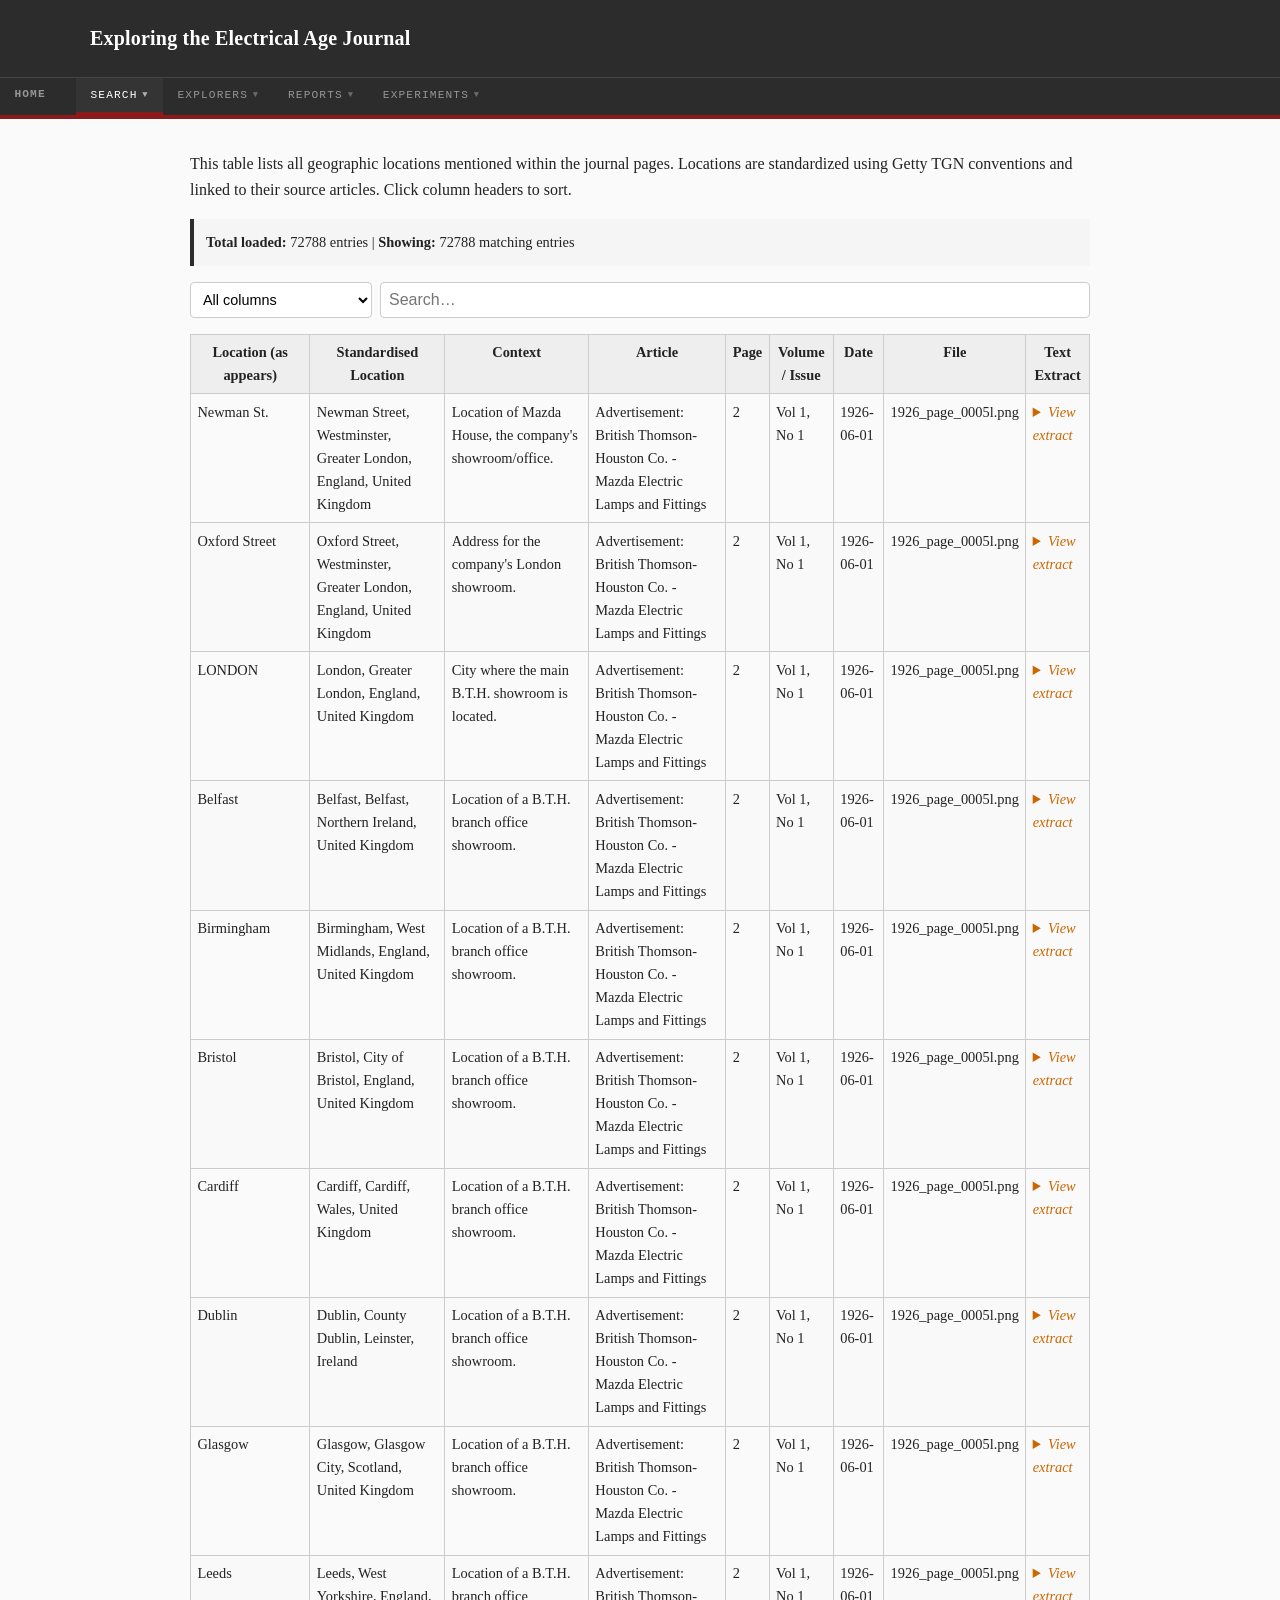
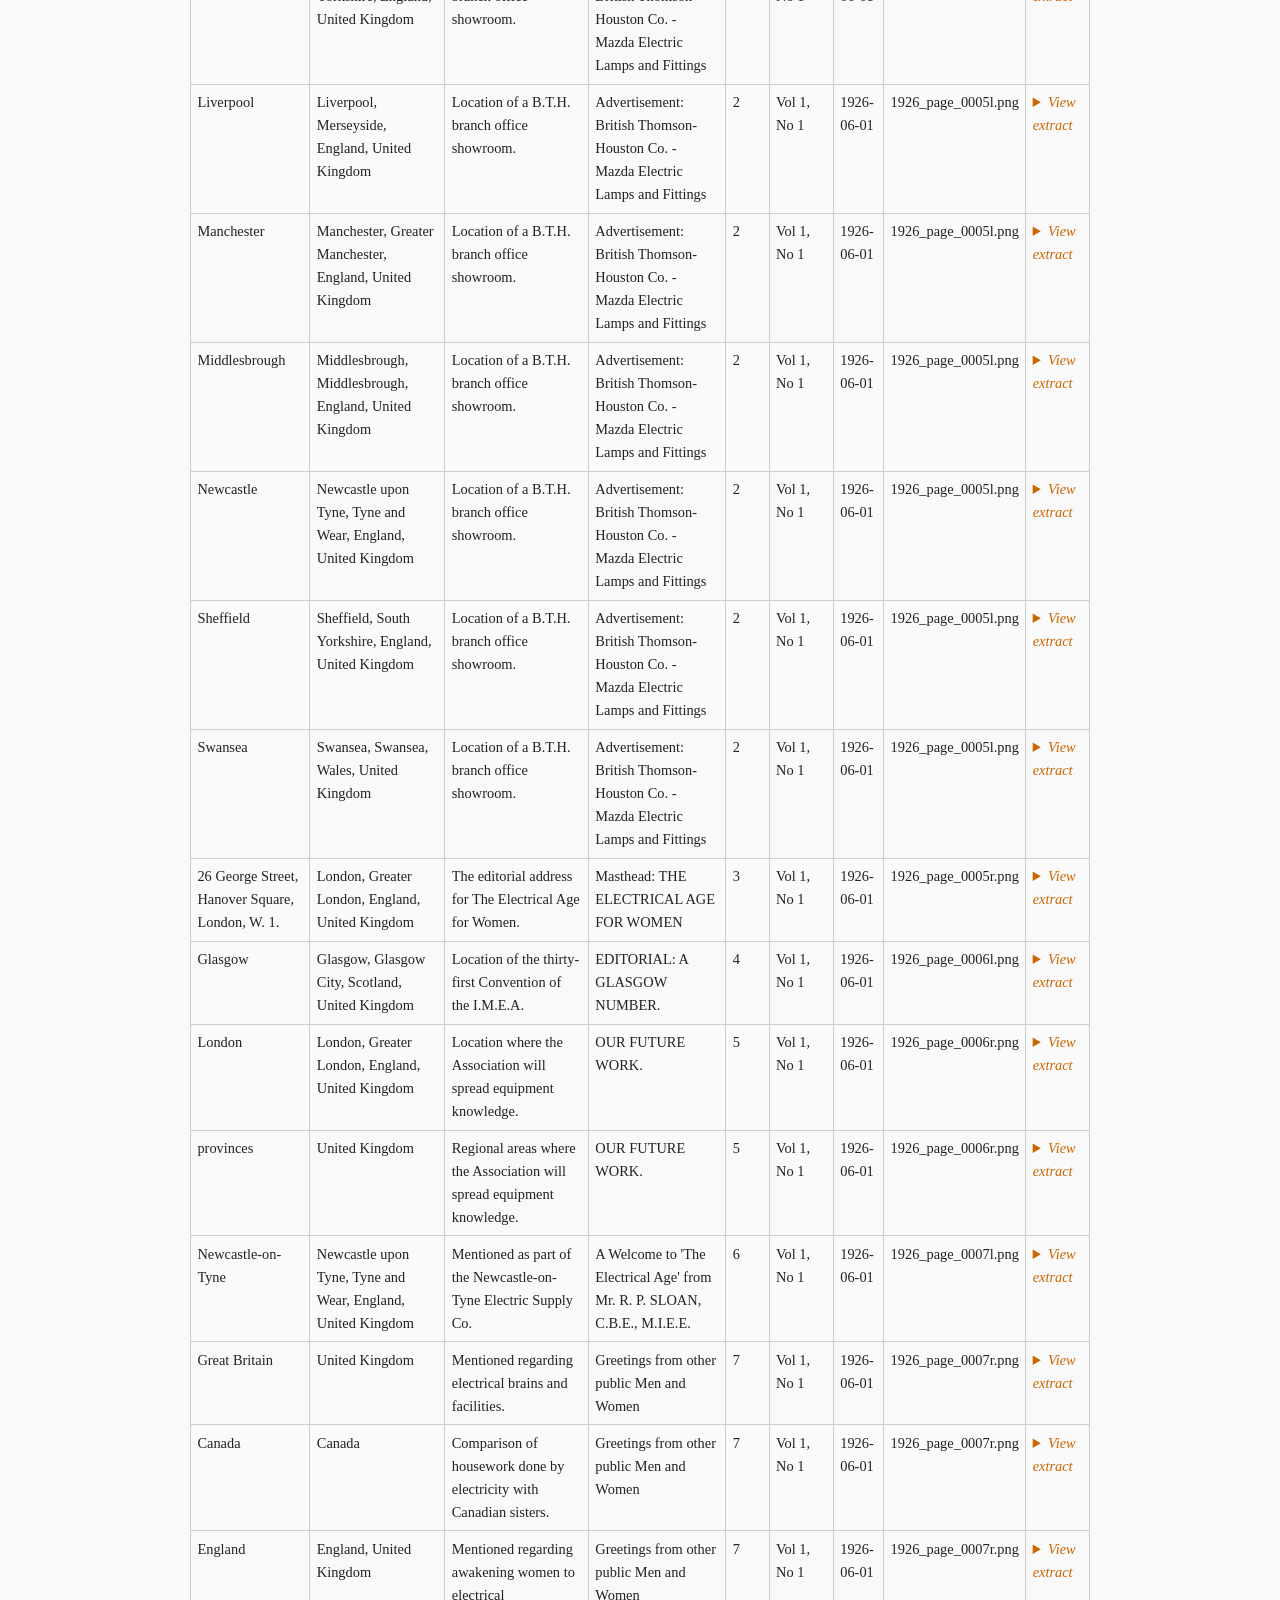
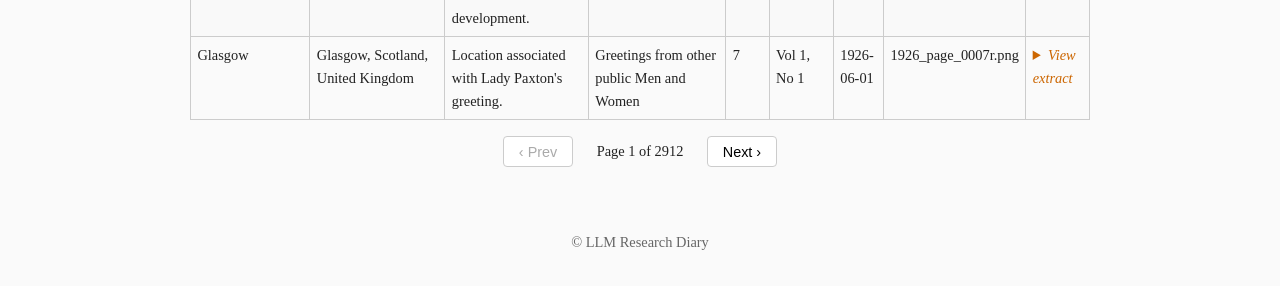
<file: locations.html>
<!DOCTYPE html>
<html lang="en">
<head>
    <meta charset="UTF-8">
    <title>Identified Locations</title>
    <link rel="stylesheet" href="css/style.css">
    <script src="js/nav.js"></script>

    <style>
        table {
            width: 100%;
            border-collapse: collapse;
            font-size: 0.9rem;
        }

        th, td {
            border: 1px solid #ccc;
            padding: 0.4rem;
            vertical-align: top;
        }

        th {
            background: #eee;
            position: sticky;
            top: 0;
            cursor: pointer;
            user-select: none;
        }

        th:hover { background: #ddd; }

        th.sort-asc::after  { content: " ▲"; font-size: 0.7rem; }
        th.sort-desc::after { content: " ▼"; font-size: 0.7rem; }

        tr:nth-child(even) { background: #f9f9f9; }
        tr:hover           { background: #fffacd; }

        .search-bar {
            display: flex;
            gap: 0.5rem;
            margin-bottom: 1rem;
            align-items: center;
        }

        .search-bar select {
            padding: 0.5rem;
            font-size: 0.9rem;
            border: 1px solid #ccc;
            border-radius: 4px;
            background: white;
            white-space: nowrap;
            flex-shrink: 0;
        }

        .search-bar input {
            padding: 0.5rem;
            width: 100%;
            font-size: 1rem;
            border: 1px solid #ccc;
            border-radius: 4px;
            margin: 0;
        }

        details { cursor: pointer; }

        details summary {
            font-style: italic;
            color: #cc6600;
        }

        details summary:hover { text-decoration: underline; }

        details p {
            margin: 0.5rem 0;
            padding: 0.5rem;
            background: #fff8dc;
            border-left: 3px solid #cc6600;
            font-size: 0.85rem;
            line-height: 1.4;
        }

        #stats {
            margin-bottom: 1rem;
            padding: 0.75rem;
            background: #f5f5f5;
            border-left: 4px solid #2c2c2c;
            font-size: 0.9rem;
        }

        #pagination {
            margin-top: 1rem;
            display: flex;
            align-items: center;
            justify-content: center;
            gap: 0.5rem;
            font-size: 0.9rem;
        }

        #pagination button {
            padding: 0.4rem 0.9rem;
            border: 1px solid #ccc;
            background: white;
            cursor: pointer;
            border-radius: 4px;
            font-size: 0.9rem;
        }

        #pagination button:hover:not(:disabled) { background: #f5f5f5; }
        #pagination button:disabled { color: #aaa; cursor: default; }
    </style>
</head>
<body>

<header id="site-header"></header>

<main>
    <p>
        This table lists all geographic locations mentioned within the journal pages.
        Locations are standardized using Getty TGN conventions and linked to their
        source articles. Click column headers to sort.
    </p>

    <div id="stats">Loading…</div>

    <div class="search-bar">
        <select id="columnSelect" title="Choose which column to search"></select>
        <input type="text" id="searchBox" placeholder="Search…">
    </div>

    <div style="overflow-x:auto;">
        <table id="locationsTable">
            <thead>
                <tr>
                    <th>Location (as appears)</th>
                    <th>Standardised Location</th>
                    <th>Context</th>
                    <th>Article</th>
                    <th>Page</th>
                    <th>Volume / Issue</th>
                    <th>Date</th>
                    <th>File</th>
                    <th>Text Extract</th>
                </tr>
            </thead>
            <tbody></tbody>
        </table>
    </div>

    <div id="pagination"></div>
</main>

<footer>
    © LLM Research Diary
</footer>

<script src="js/locations.js"></script>

</body>
</html>
</file>
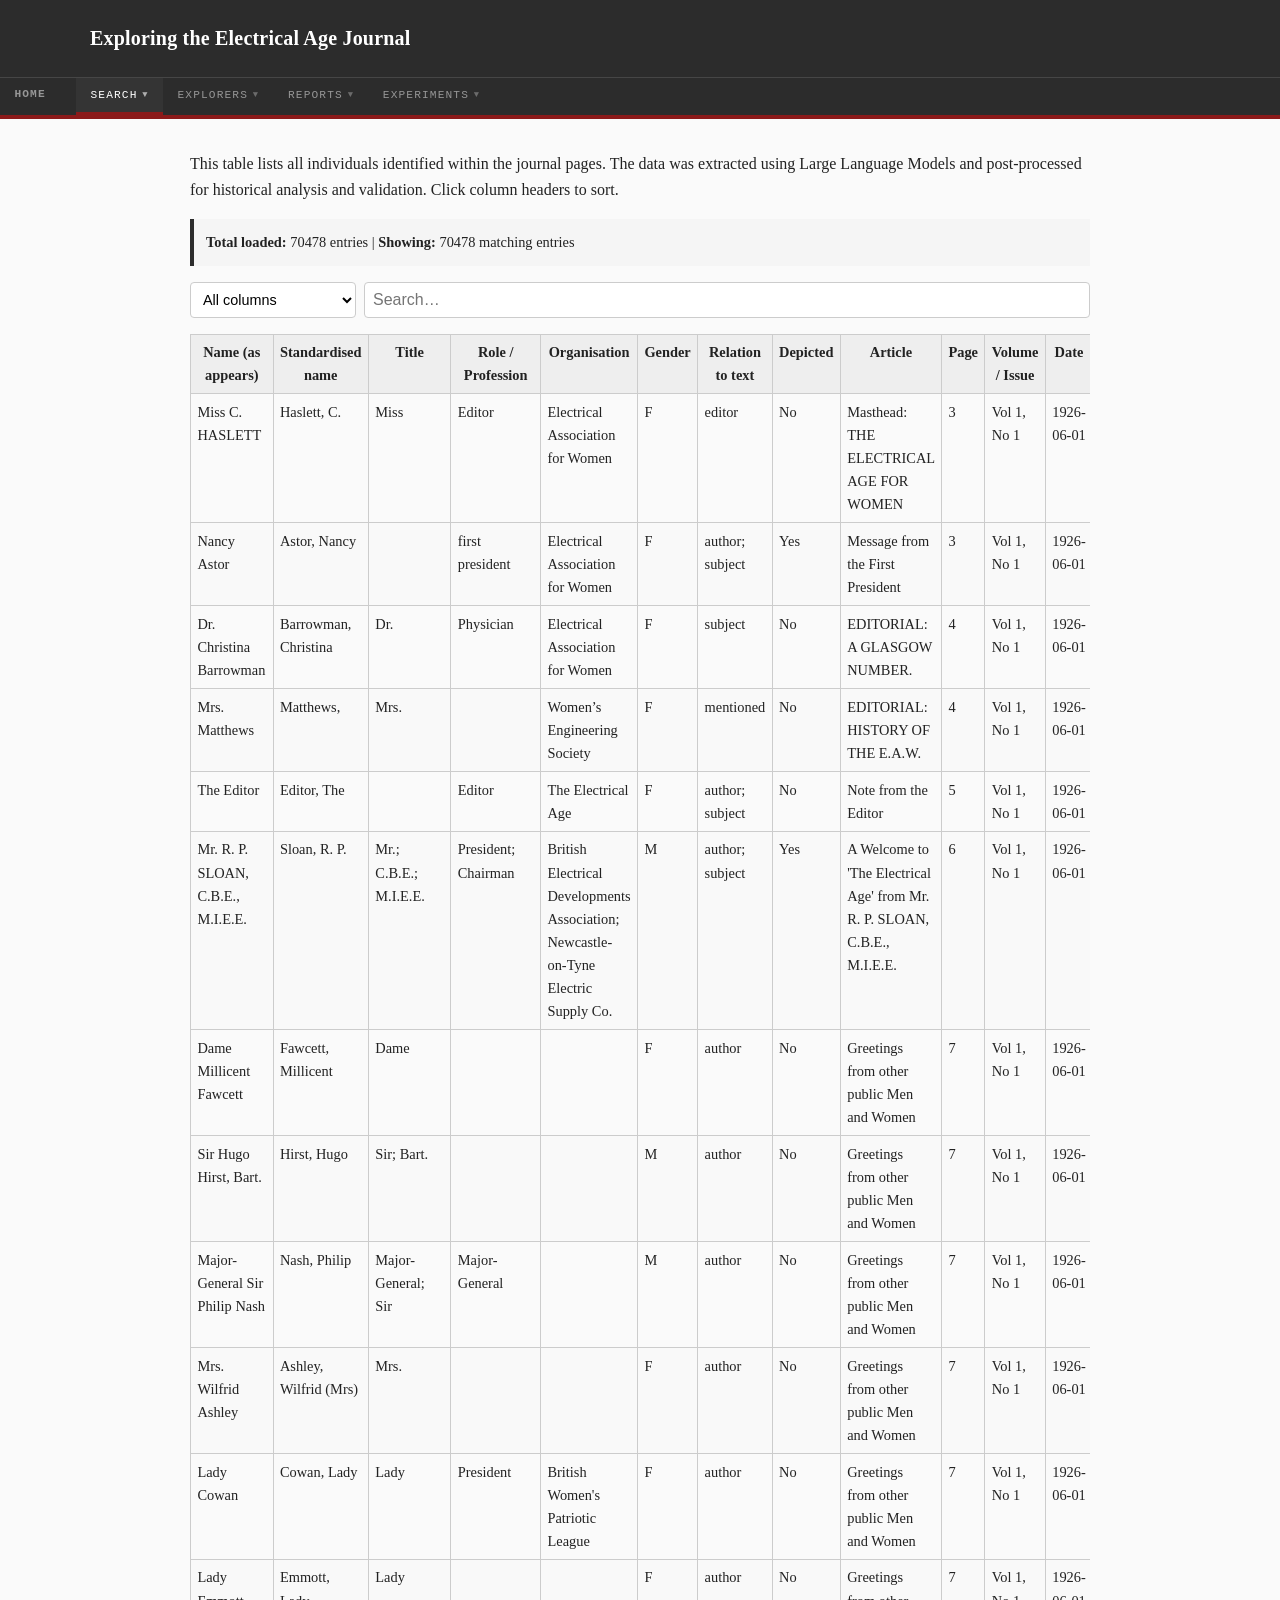
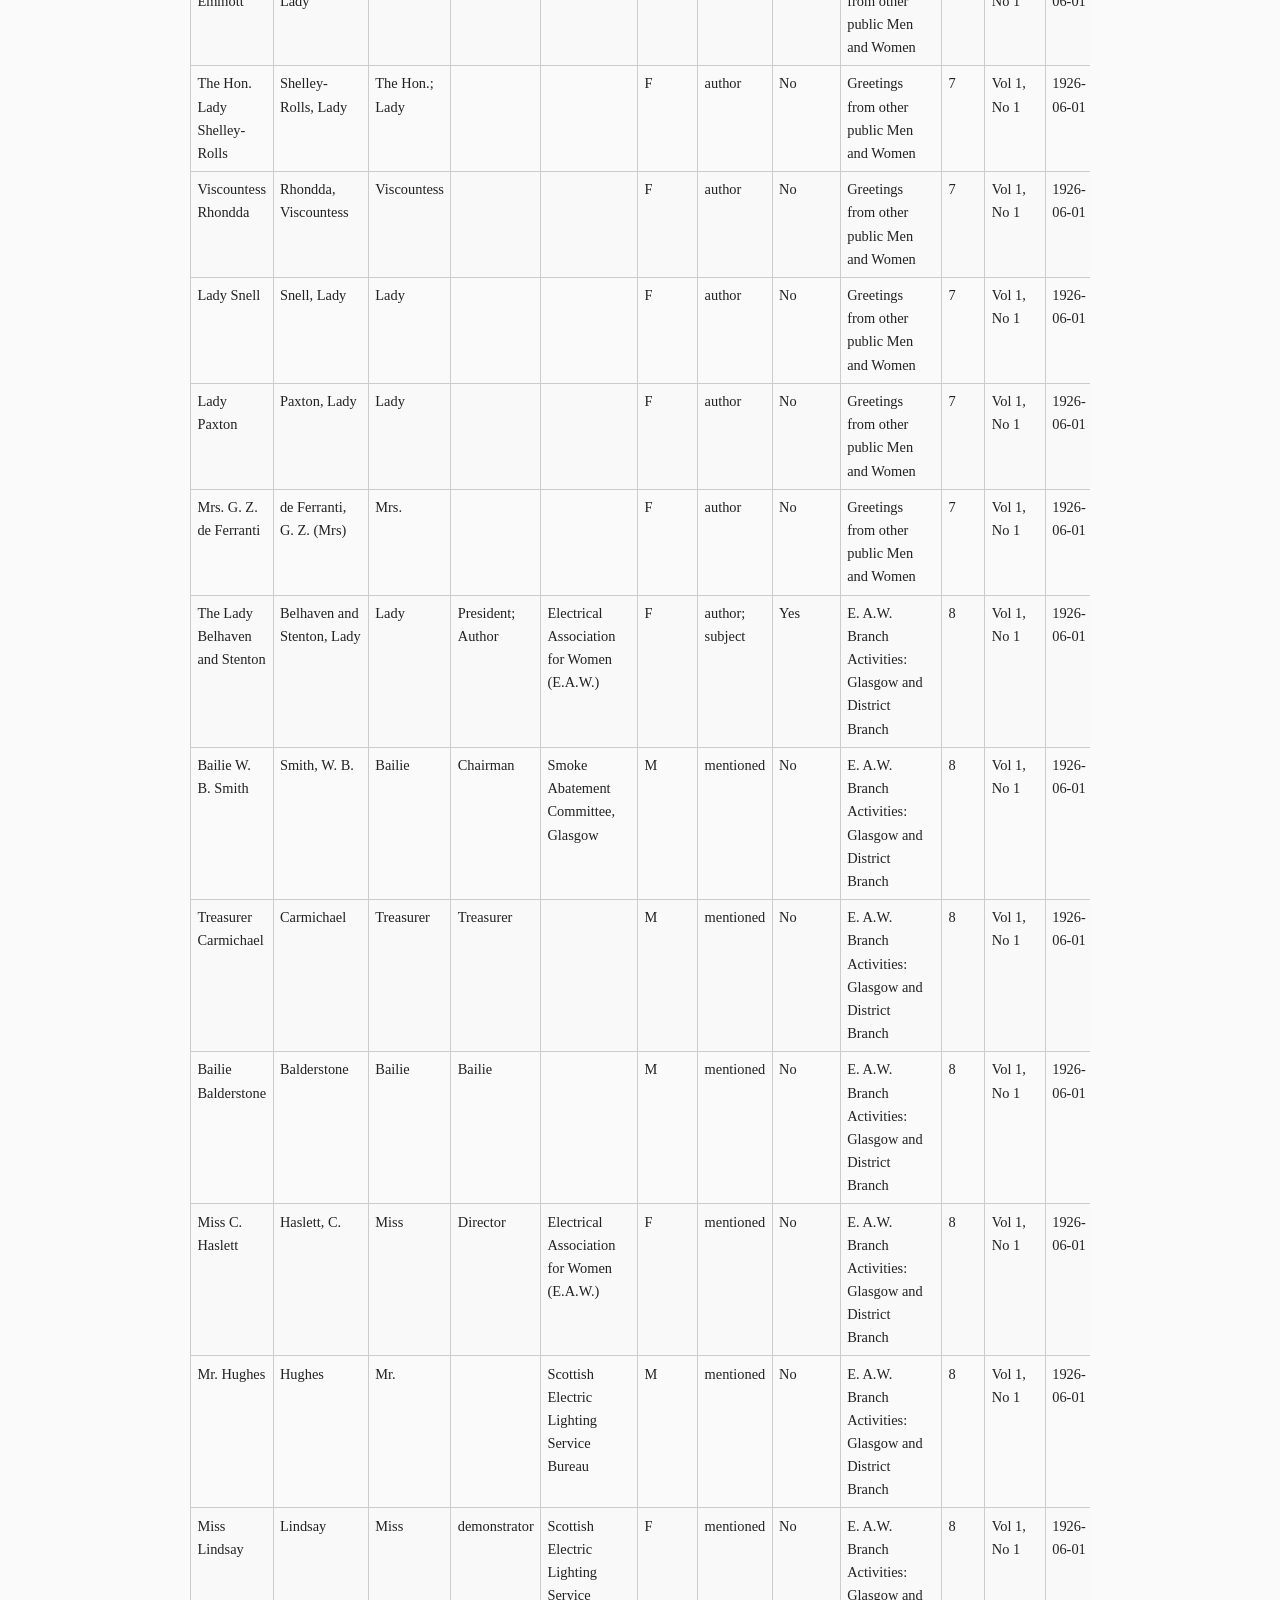
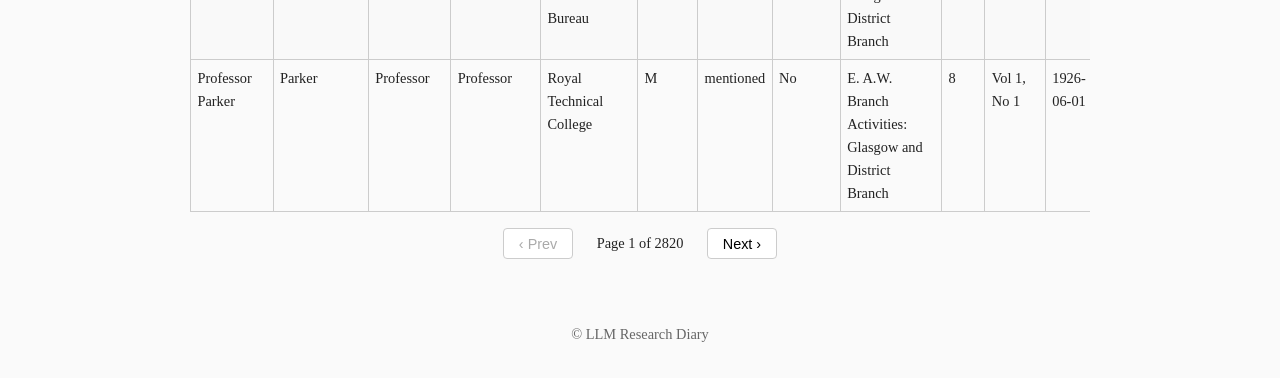
<file: people.html>
<!DOCTYPE html>
<html lang="en">
<head>
    <meta charset="UTF-8">
    <title>Identified Individuals</title>
    <link rel="stylesheet" href="css/style.css">
    <script src="js/nav.js"></script>

    <style>
        table {
            width: 100%;
            border-collapse: collapse;
            font-size: 0.9rem;
        }

        th, td {
            border: 1px solid #ccc;
            padding: 0.4rem;
            vertical-align: top;
        }

        th {
            background: #eee;
            position: sticky;
            top: 0;
            cursor: pointer;
            user-select: none;
        }

        th:hover { background: #ddd; }

        th.sort-asc::after  { content: " ▲"; font-size: 0.7rem; }
        th.sort-desc::after { content: " ▼"; font-size: 0.7rem; }

        tr:nth-child(even) { background: #f9f9f9; }
        tr:hover           { background: #e8f4f8; }

        .search-bar {
            display: flex;
            gap: 0.5rem;
            margin-bottom: 1rem;
            align-items: center;
        }

        .search-bar select {
            padding: 0.5rem;
            font-size: 0.9rem;
            border: 1px solid #ccc;
            border-radius: 4px;
            background: white;
            white-space: nowrap;
            flex-shrink: 0;
        }

        .search-bar input {
            padding: 0.5rem;
            width: 100%;
            font-size: 1rem;
            border: 1px solid #ccc;
            border-radius: 4px;
            margin: 0;
        }

        details { cursor: pointer; }

        details summary {
            font-style: italic;
            color: #0066cc;
        }

        details summary:hover { text-decoration: underline; }

        details p {
            margin: 0.5rem 0;
            padding: 0.5rem;
            background: #f5f5f5;
            border-left: 3px solid #0066cc;
            font-size: 0.85rem;
            line-height: 1.4;
        }

        #stats {
            margin-bottom: 1rem;
            padding: 0.75rem;
            background: #f5f5f5;
            border-left: 4px solid #2c2c2c;
            font-size: 0.9rem;
        }

        #pagination {
            margin-top: 1rem;
            display: flex;
            align-items: center;
            justify-content: center;
            gap: 0.5rem;
            font-size: 0.9rem;
        }

        #pagination button {
            padding: 0.4rem 0.9rem;
            border: 1px solid #ccc;
            background: white;
            cursor: pointer;
            border-radius: 4px;
            font-size: 0.9rem;
        }

        #pagination button:hover:not(:disabled) { background: #f5f5f5; }
        #pagination button:disabled { color: #aaa; cursor: default; }
    </style>
</head>
<body>

<header id="site-header"></header>

<main>
    <p>
        This table lists all individuals identified within the journal pages.
        The data was extracted using Large Language Models and post-processed
        for historical analysis and validation. Click column headers to sort.
    </p>

    <div id="stats">Loading…</div>

    <div class="search-bar">
        <select id="columnSelect" title="Choose which column to search"></select>
        <input type="text" id="searchBox" placeholder="Search…">
    </div>

    <div style="overflow-x:auto;">
        <table id="peopleTable">
            <thead>
                <tr>
                    <th>Name (as appears)</th>
                    <th>Standardised name</th>
                    <th>Title</th>
                    <th>Role / Profession</th>
                    <th>Organisation</th>
                    <th>Gender</th>
                    <th>Relation to text</th>
                    <th>Depicted</th>
                    <th>Article</th>
                    <th>Page</th>
                    <th>Volume / Issue</th>
                    <th>Date</th>
                    <th>File</th>
                    <th>Context Extract</th>
                </tr>
            </thead>
            <tbody></tbody>
        </table>
    </div>

    <div id="pagination"></div>
</main>

<footer>
    © LLM Research Diary
</footer>

<script src="js/people.js"></script>

</body>
</html>
</file>
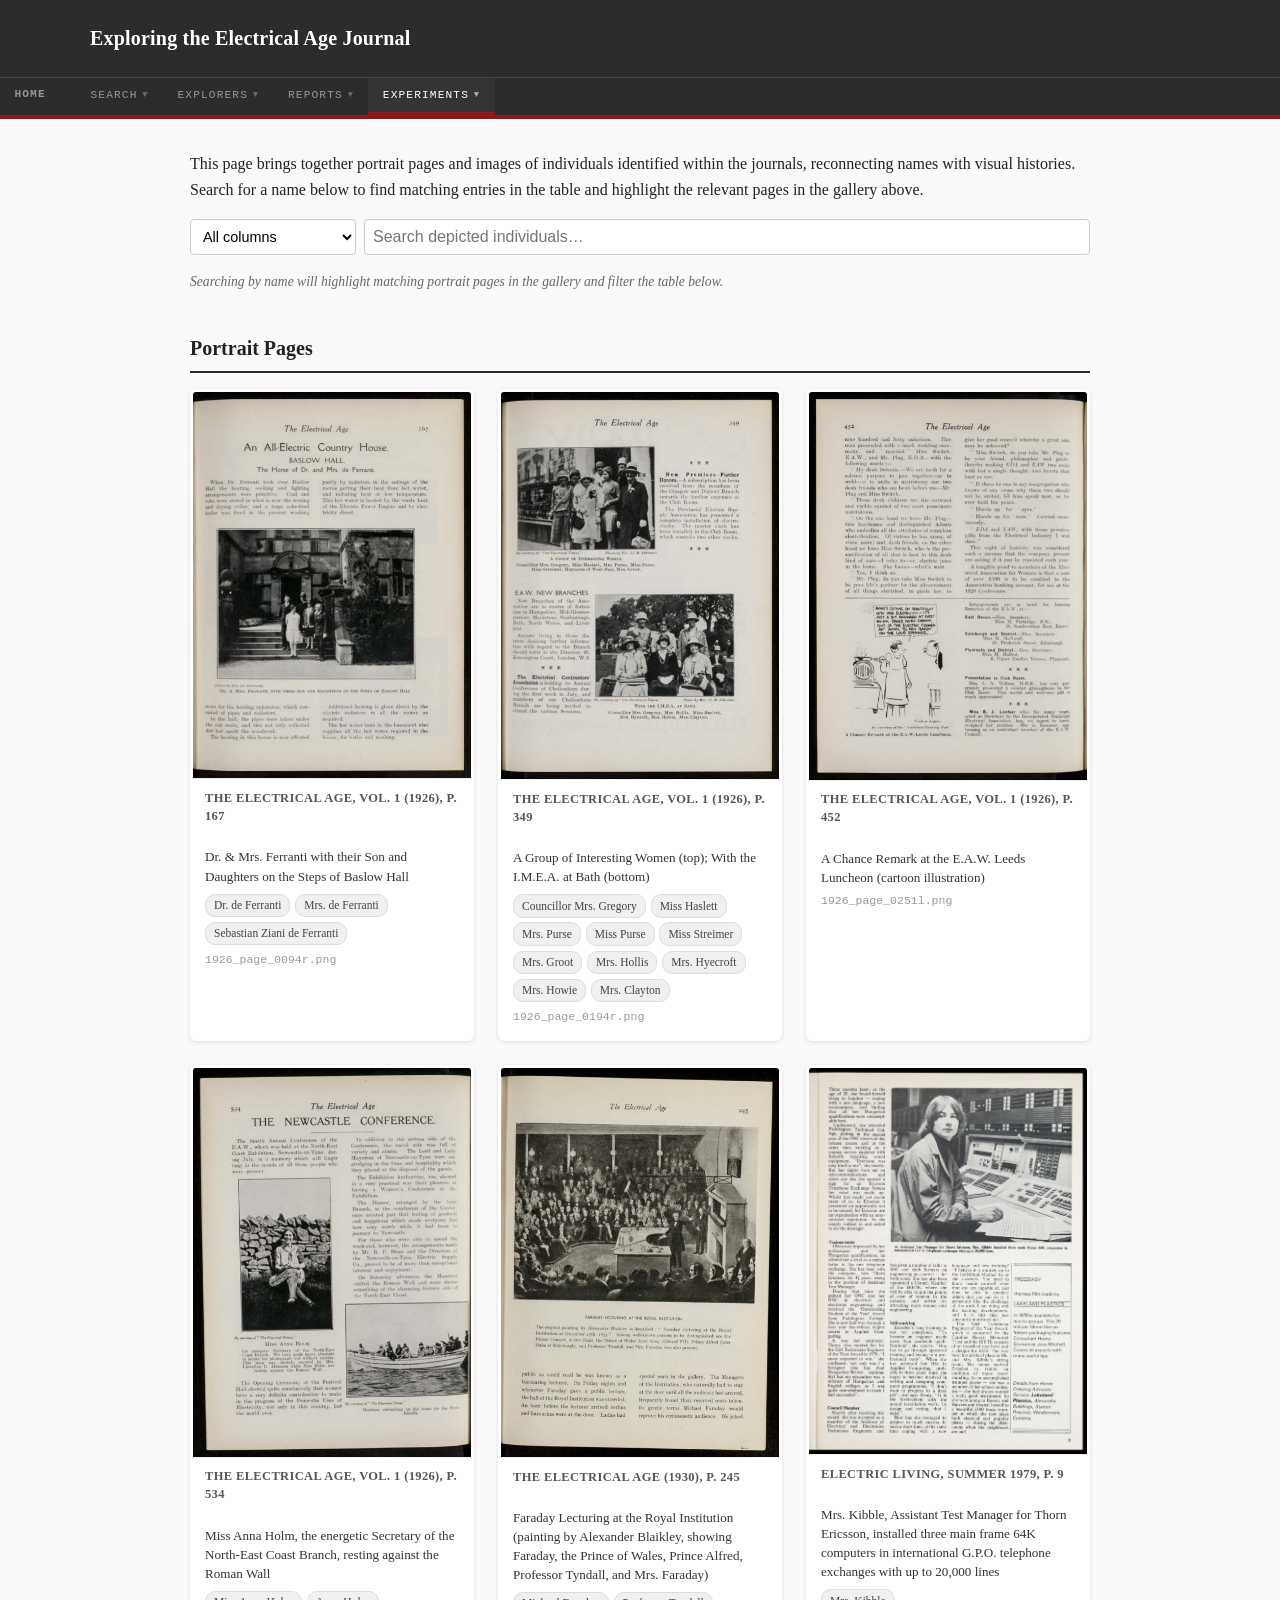
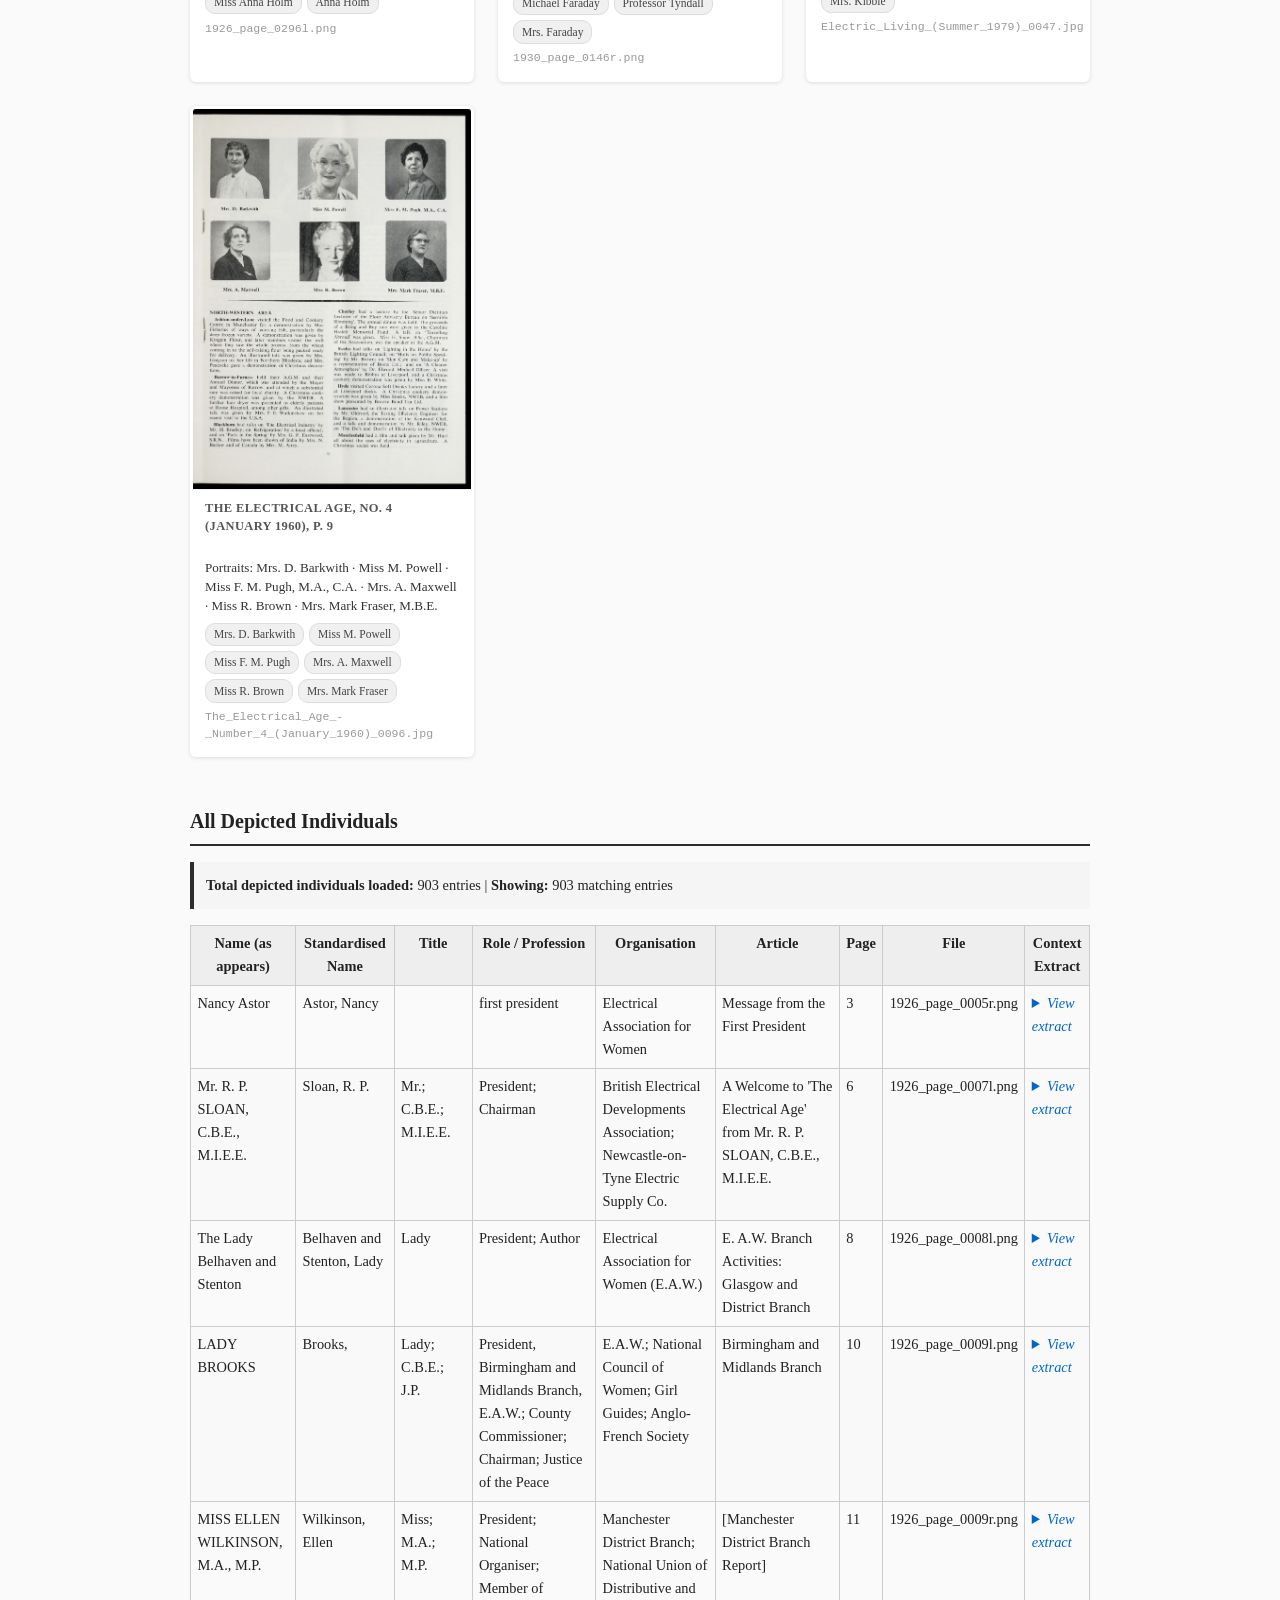
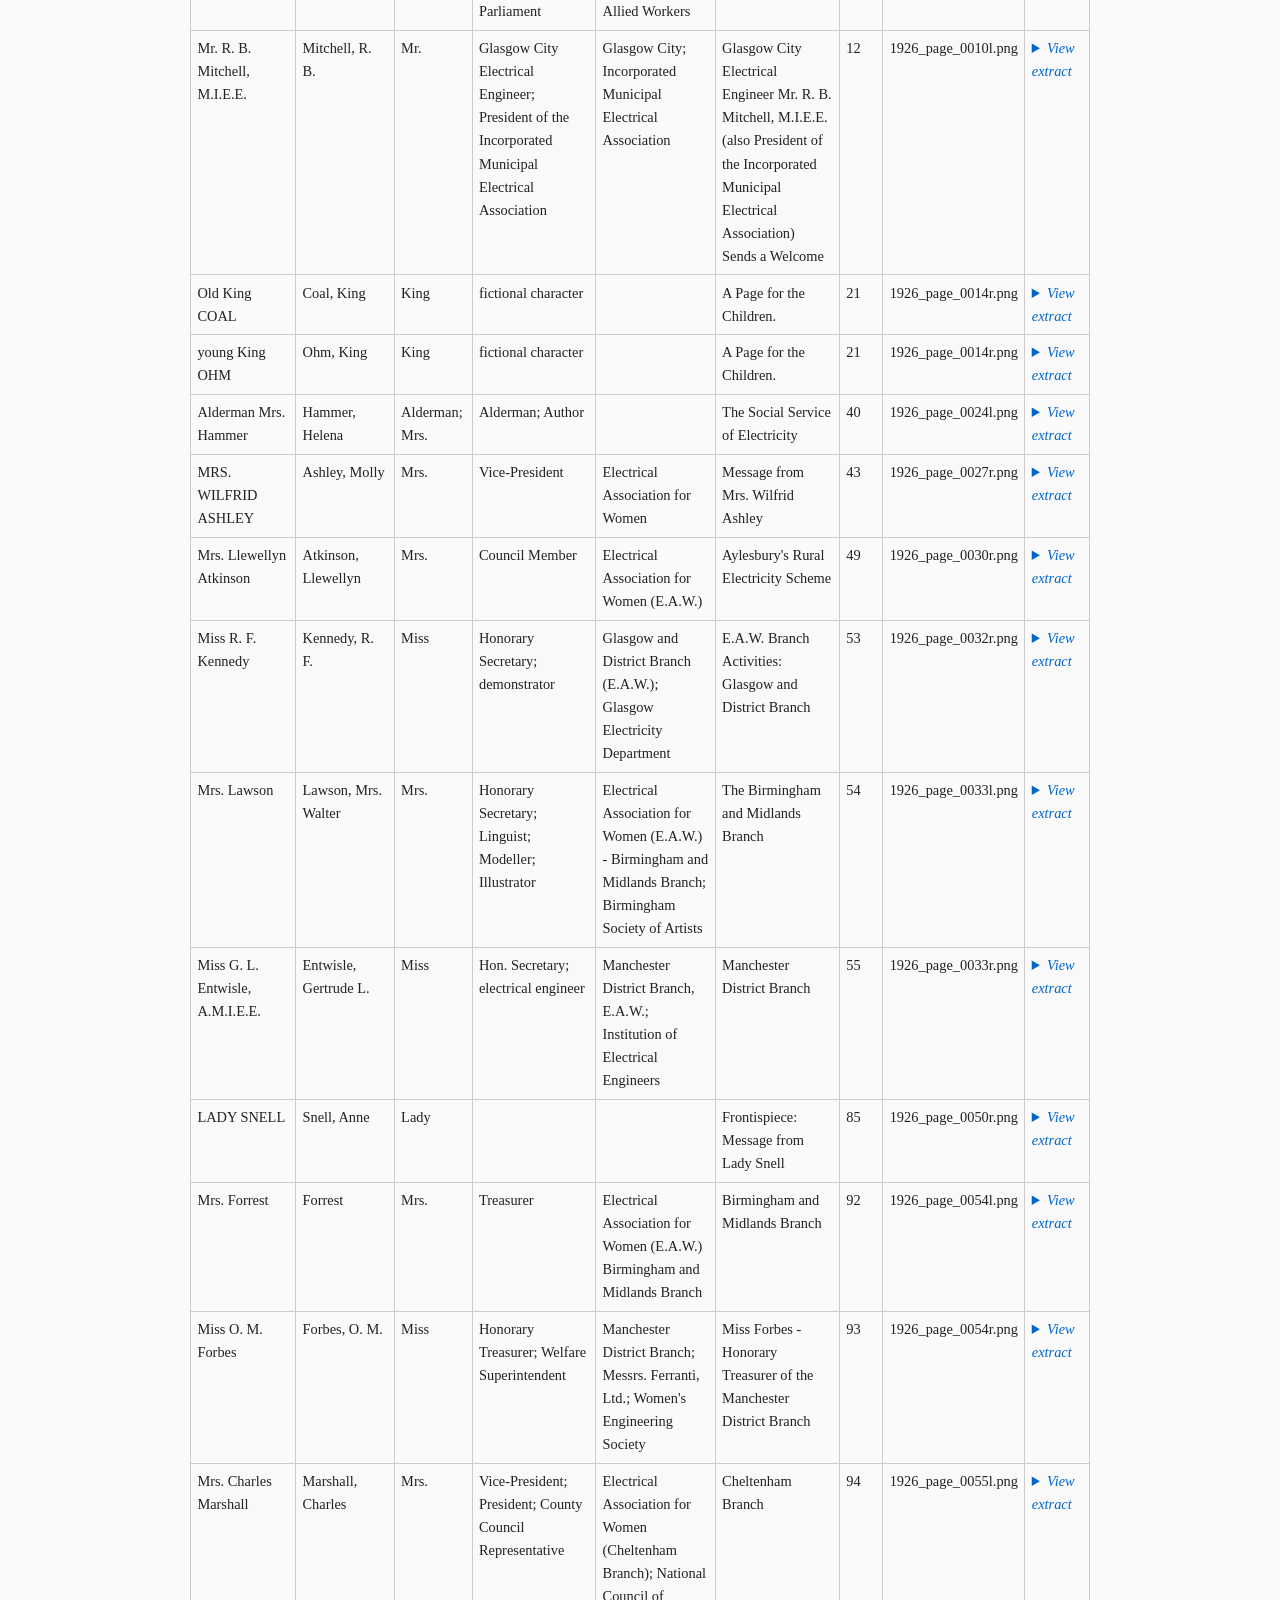
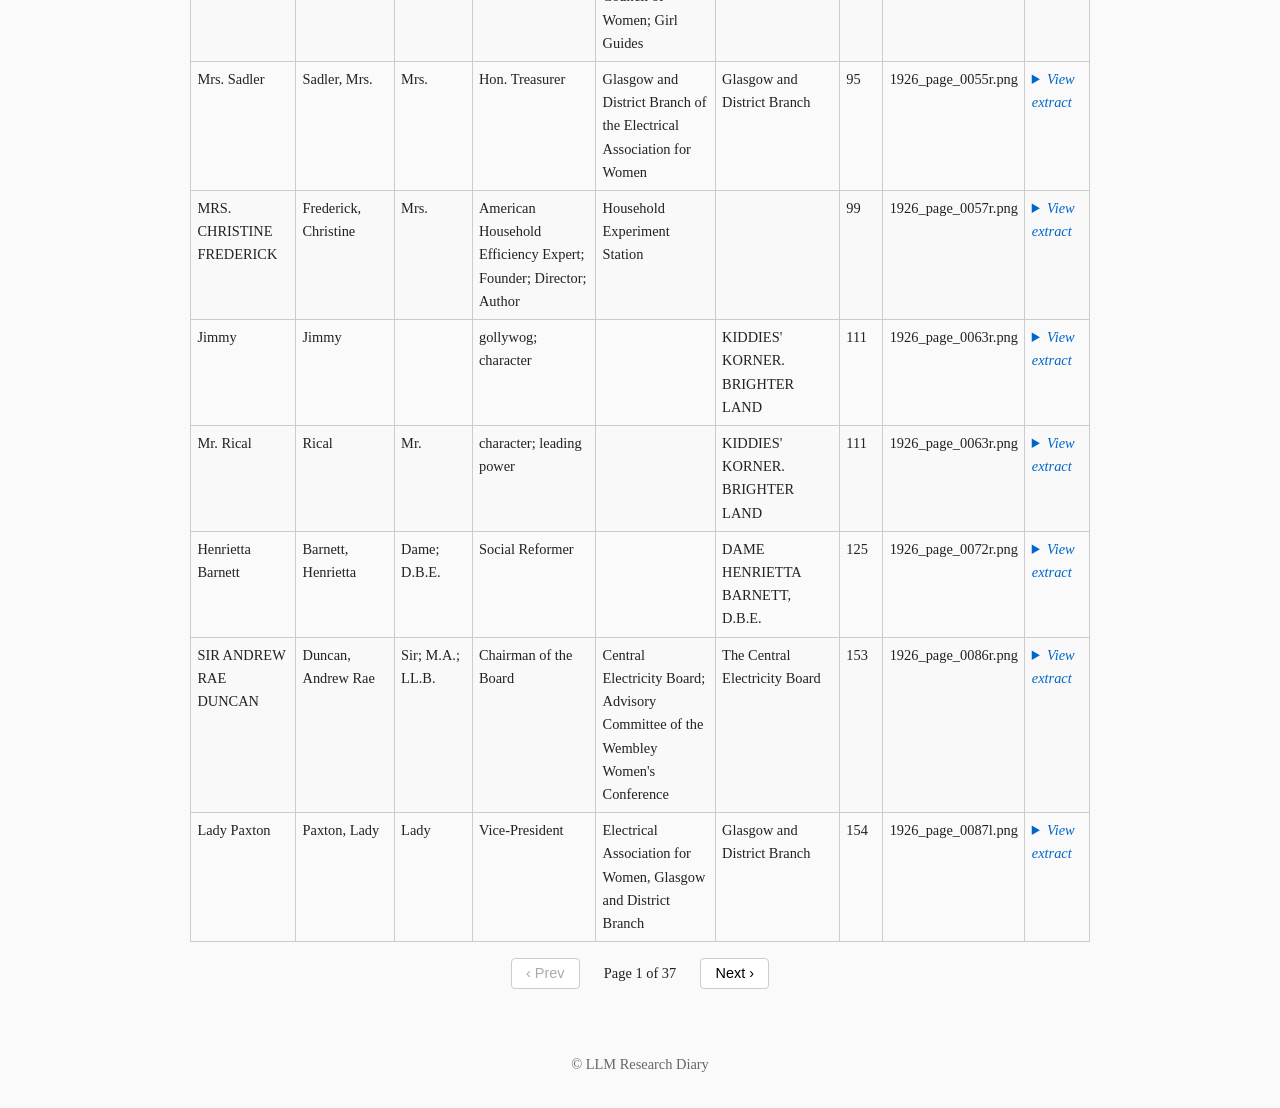
<file: portraits.html>
<!DOCTYPE html>
<html lang="en">
<head>
    <meta charset="UTF-8">
    <title>Our Portrait Page</title>
    <link rel="stylesheet" href="css/style.css">
    <script src="js/nav.js"></script>

    <style>

        /* ── Gallery ─────────────────────────────────────────────────────── */

        #galleryContainer {
            display: grid;
            grid-template-columns: repeat(auto-fill, minmax(280px, 1fr));
            gap: 1.5rem;
            margin-bottom: 3rem;
        }

        .portrait-figure {
            margin: 0;
            border: 3px solid transparent;
            border-radius: 6px;
            background: white;
            box-shadow: 0 1px 4px rgba(0,0,0,0.12);
            transition: border-color 0.3s ease, box-shadow 0.3s ease, opacity 0.3s ease;
            overflow: hidden;
        }

        .portrait-figure a {
            display: block;
        }

        .portrait-figure img {
            width: 100%;
            display: block;
            border-bottom: 1px solid #eee;
        }

        .portrait-figure figcaption {
            padding: 0.6rem 0.75rem 0.75rem;
            font-size: 0.82rem;
            line-height: 1.45;
            color: #333;
        }

        .portrait-figure figcaption strong {
            display: block;
            margin-bottom: 0.2rem;
            color: #555;
            font-size: 0.78rem;
            text-transform: uppercase;
            letter-spacing: 0.03em;
        }

        .filename-label {
            margin-top: 0.4rem;
            font-size: 0.72rem;
            color: #999;
            font-family: monospace;
        }

        .person-tags {
            margin-top: 0.5rem;
            display: flex;
            flex-wrap: wrap;
            gap: 0.3rem;
        }

        .person-tag {
            display: inline-block;
            background: #f0f0f0;
            border: 1px solid #ddd;
            border-radius: 10px;
            padding: 0.15rem 0.5rem;
            font-size: 0.72rem;
            color: #444;
        }

        /* Highlighted: glowing border */
        .portrait-figure.highlighted {
            border-color: #b8860b;
            box-shadow: 0 0 0 4px rgba(184,134,11,0.25), 0 2px 8px rgba(0,0,0,0.15);
        }

        .portrait-figure.highlighted .person-tag {
            background: #fff8dc;
            border-color: #b8860b;
        }

        /* Dimmed: fade non-matching images when a search is active */
        .portrait-figure.dimmed {
            opacity: 0.35;
        }

        /* ── Section divider ─────────────────────────────────────────────── */

        .section-heading {
            margin: 2.5rem 0 1rem;
            padding-bottom: 0.4rem;
            border-bottom: 2px solid #2c2c2c;
            font-size: 1.25rem;
        }

        /* ── Search bar ──────────────────────────────────────────────────── */

        .search-bar {
            display: flex;
            gap: 0.5rem;
            margin-bottom: 1rem;
            align-items: center;
        }

        .search-bar select {
            padding: 0.5rem;
            font-size: 0.9rem;
            border: 1px solid #ccc;
            border-radius: 4px;
            background: white;
            flex-shrink: 0;
        }

        .search-bar input {
            padding: 0.5rem;
            width: 100%;
            font-size: 1rem;
            border: 1px solid #ccc;
            border-radius: 4px;
        }

        /* ── Stats bar ───────────────────────────────────────────────────── */

        #stats {
            margin-bottom: 1rem;
            padding: 0.75rem;
            background: #f5f5f5;
            border-left: 4px solid #2c2c2c;
            font-size: 0.9rem;
        }

        /* ── Table ───────────────────────────────────────────────────────── */

        table {
            width: 100%;
            border-collapse: collapse;
            font-size: 0.9rem;
        }

        th, td {
            border: 1px solid #ccc;
            padding: 0.4rem;
            vertical-align: top;
        }

        th {
            background: #eee;
            position: sticky;
            top: 0;
            cursor: pointer;
            user-select: none;
        }

        th:hover { background: #ddd; }

        th.sort-asc::after  { content: " ▲"; font-size: 0.7rem; }
        th.sort-desc::after { content: " ▼"; font-size: 0.7rem; }

        tr:nth-child(even) { background: #f9f9f9; }
        tr:hover           { background: #e8f4f8; }

        details { cursor: pointer; }

        details summary {
            font-style: italic;
            color: #0066cc;
        }

        details summary:hover { text-decoration: underline; }

        details p {
            margin: 0.5rem 0;
            padding: 0.5rem;
            background: #f5f5f5;
            border-left: 3px solid #0066cc;
            font-size: 0.85rem;
            line-height: 1.4;
        }

        /* ── Pagination ──────────────────────────────────────────────────── */

        #pagination {
            margin-top: 1rem;
            display: flex;
            align-items: center;
            justify-content: center;
            gap: 0.5rem;
            font-size: 0.9rem;
        }

        #pagination button {
            padding: 0.4rem 0.9rem;
            border: 1px solid #ccc;
            background: white;
            cursor: pointer;
            border-radius: 4px;
            font-size: 0.9rem;
        }

        #pagination button:hover:not(:disabled) { background: #f5f5f5; }
        #pagination button:disabled { color: #aaa; cursor: default; }

        /* ── Search hint ─────────────────────────────────────────────────── */

        .search-hint {
            font-size: 0.85rem;
            color: #666;
            margin-bottom: 1.25rem;
            font-style: italic;
        }

    </style>
</head>
<body>

<header id="site-header"></header>
    
<main>

    <p>
        This page brings together portrait pages and images of individuals identified
        within the journals, reconnecting names with visual histories. Search for a name
        below to find matching entries in the table and highlight the relevant pages in
        the gallery above.
    </p>

    <!-- ── Search bar (shared by gallery highlights + table filter) ── -->
    <div class="search-bar">
        <select id="columnSelect" title="Choose which column to search"></select>
        <input type="text" id="searchBox" placeholder="Search depicted individuals…">
    </div>
    <p class="search-hint">
        Searching by name will highlight matching portrait pages in the gallery and filter the table below.
    </p>

    <!-- ── Gallery ────────────────────────────────────────────────────── -->
    <h2 class="section-heading">Portrait Pages</h2>
    <div id="galleryContainer">
        <p style="color:#999;">Loading gallery…</p>
    </div>

    <!-- ── Depicted persons table ─────────────────────────────────────── -->
    <h2 class="section-heading">All Depicted Individuals</h2>

    <div id="stats">Loading…</div>

    <div style="overflow-x:auto;">
        <table id="depictedTable">
            <thead>
                <tr>
                    <th>Name (as appears)</th>
                    <th>Standardised Name</th>
                    <th>Title</th>
                    <th>Role / Profession</th>
                    <th>Organisation</th>
                    <th>Article</th>
                    <th>Page</th>
                    <th>File</th>
                    <th>Context Extract</th>
                </tr>
            </thead>
            <tbody></tbody>
        </table>
    </div>

    <div id="pagination"></div>

</main>

<footer>
    © LLM Research Diary
</footer>

<script src="js/portraits.js"></script>

</body>
</html>
</file>
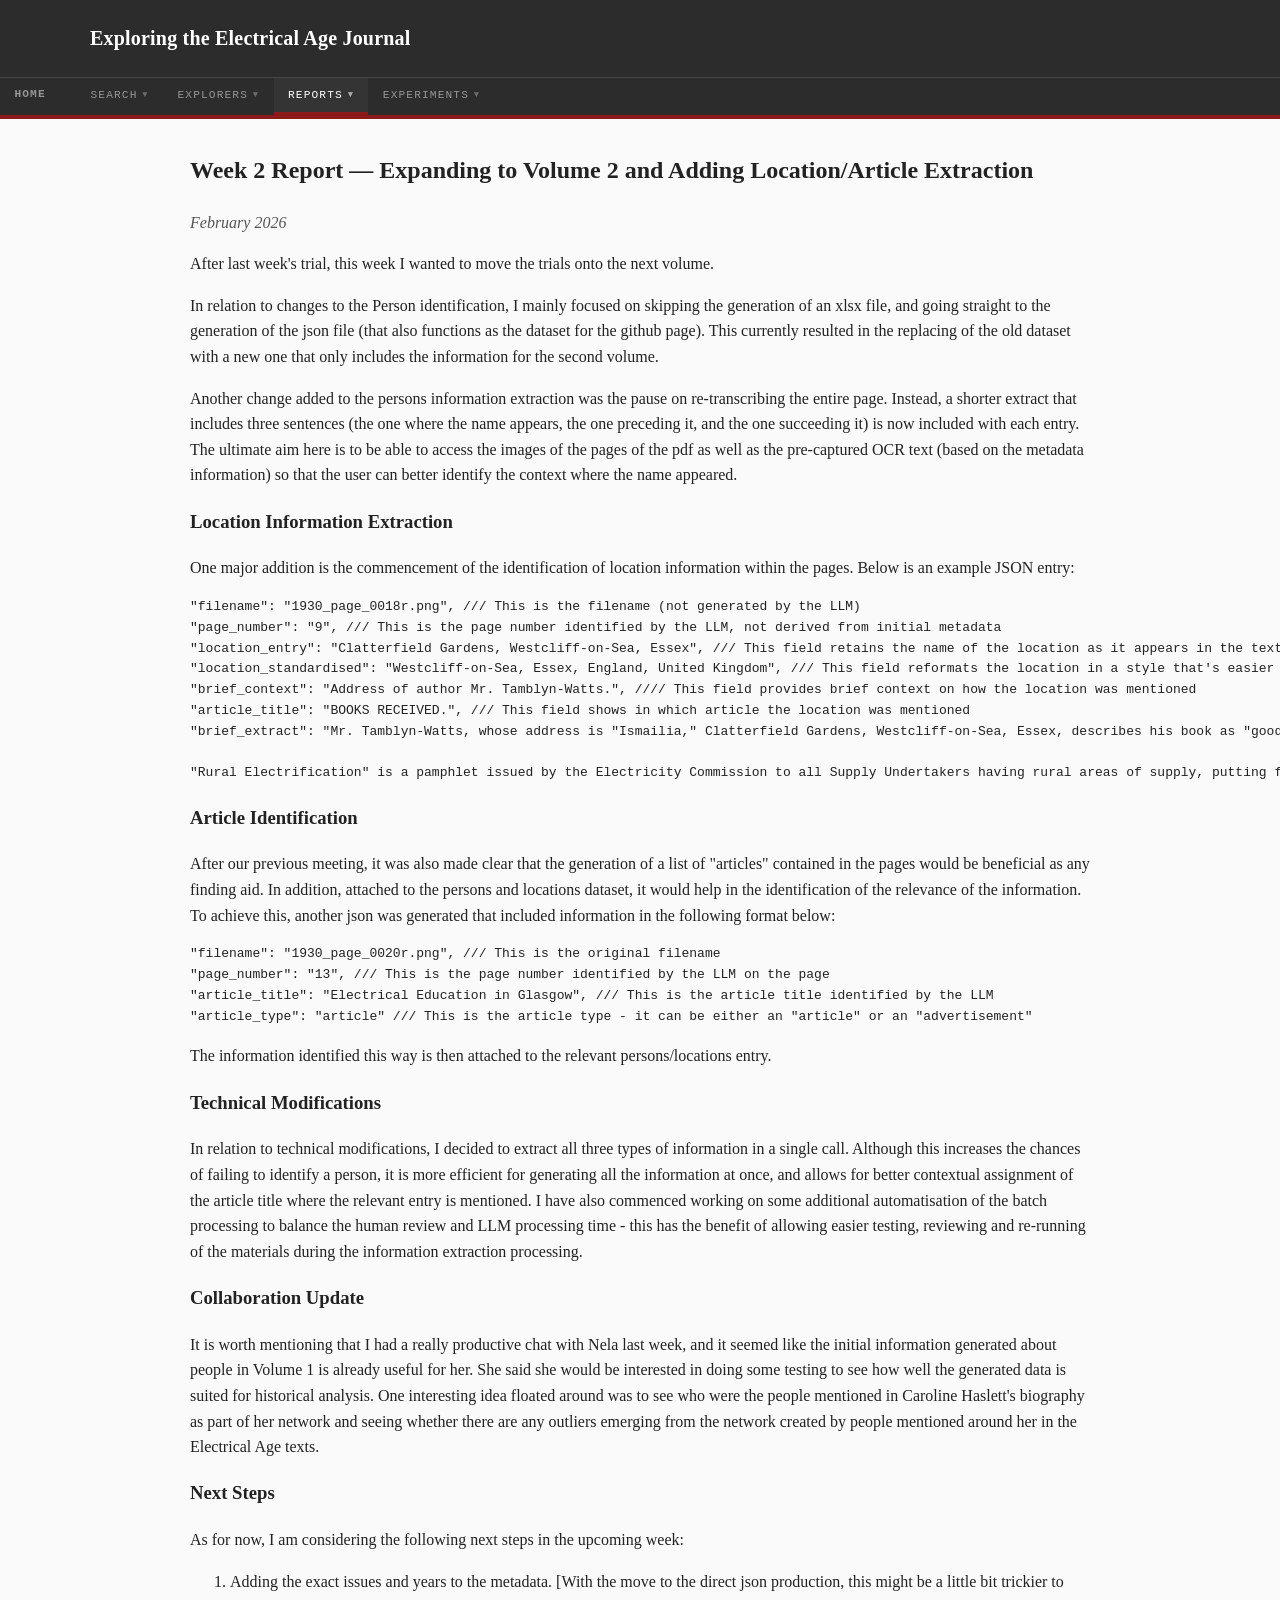
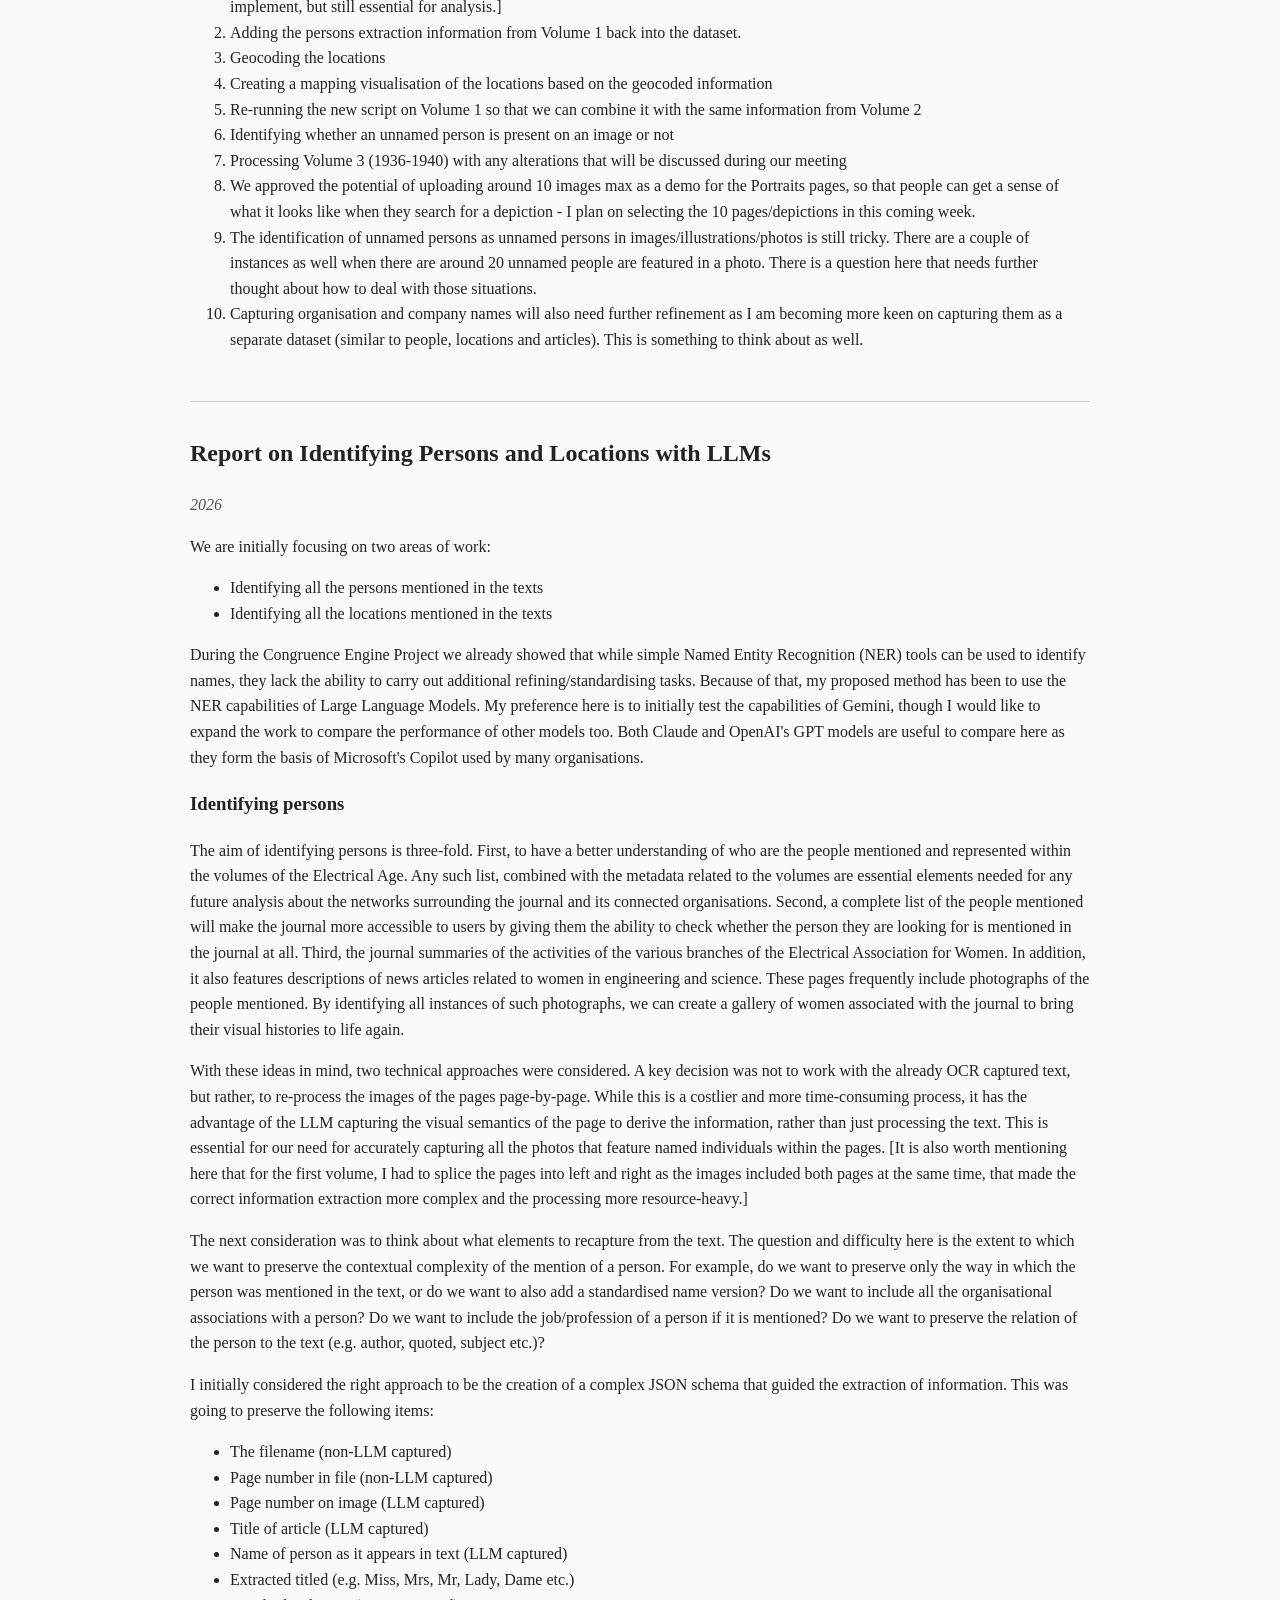
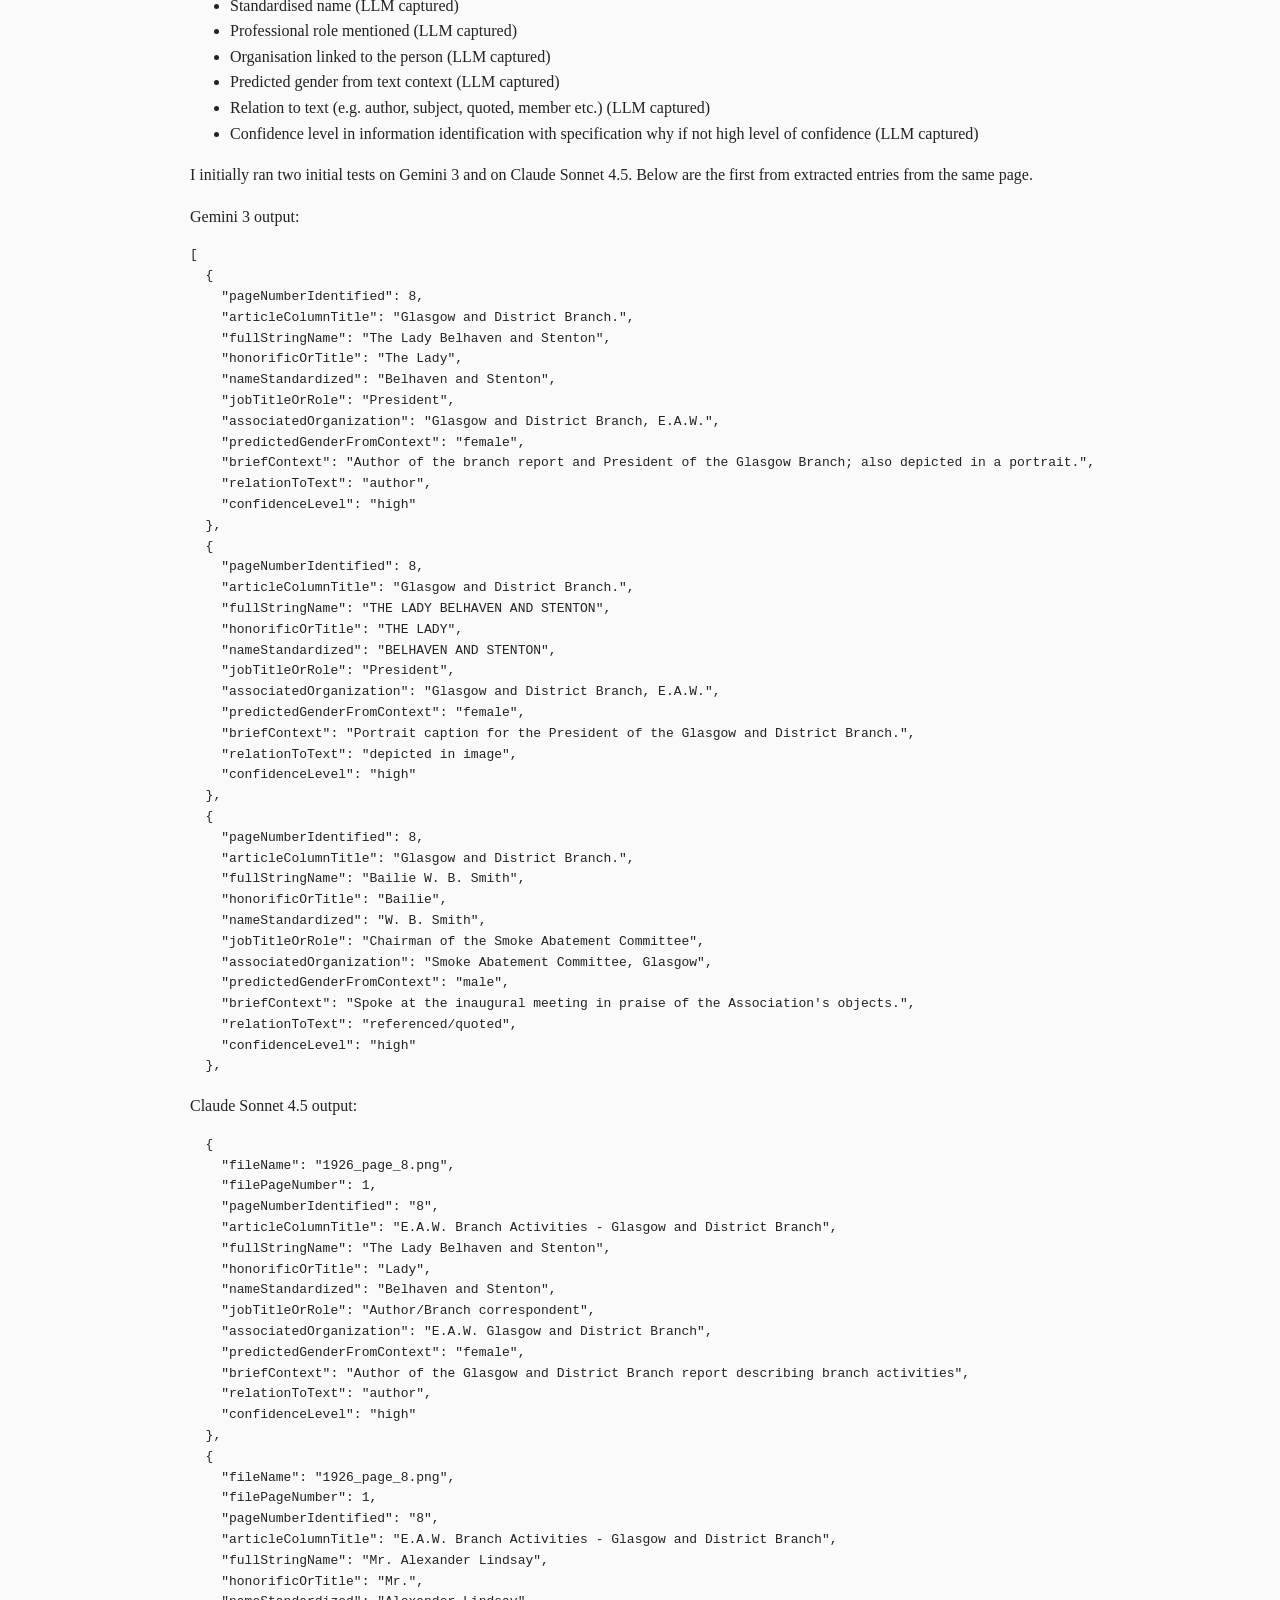
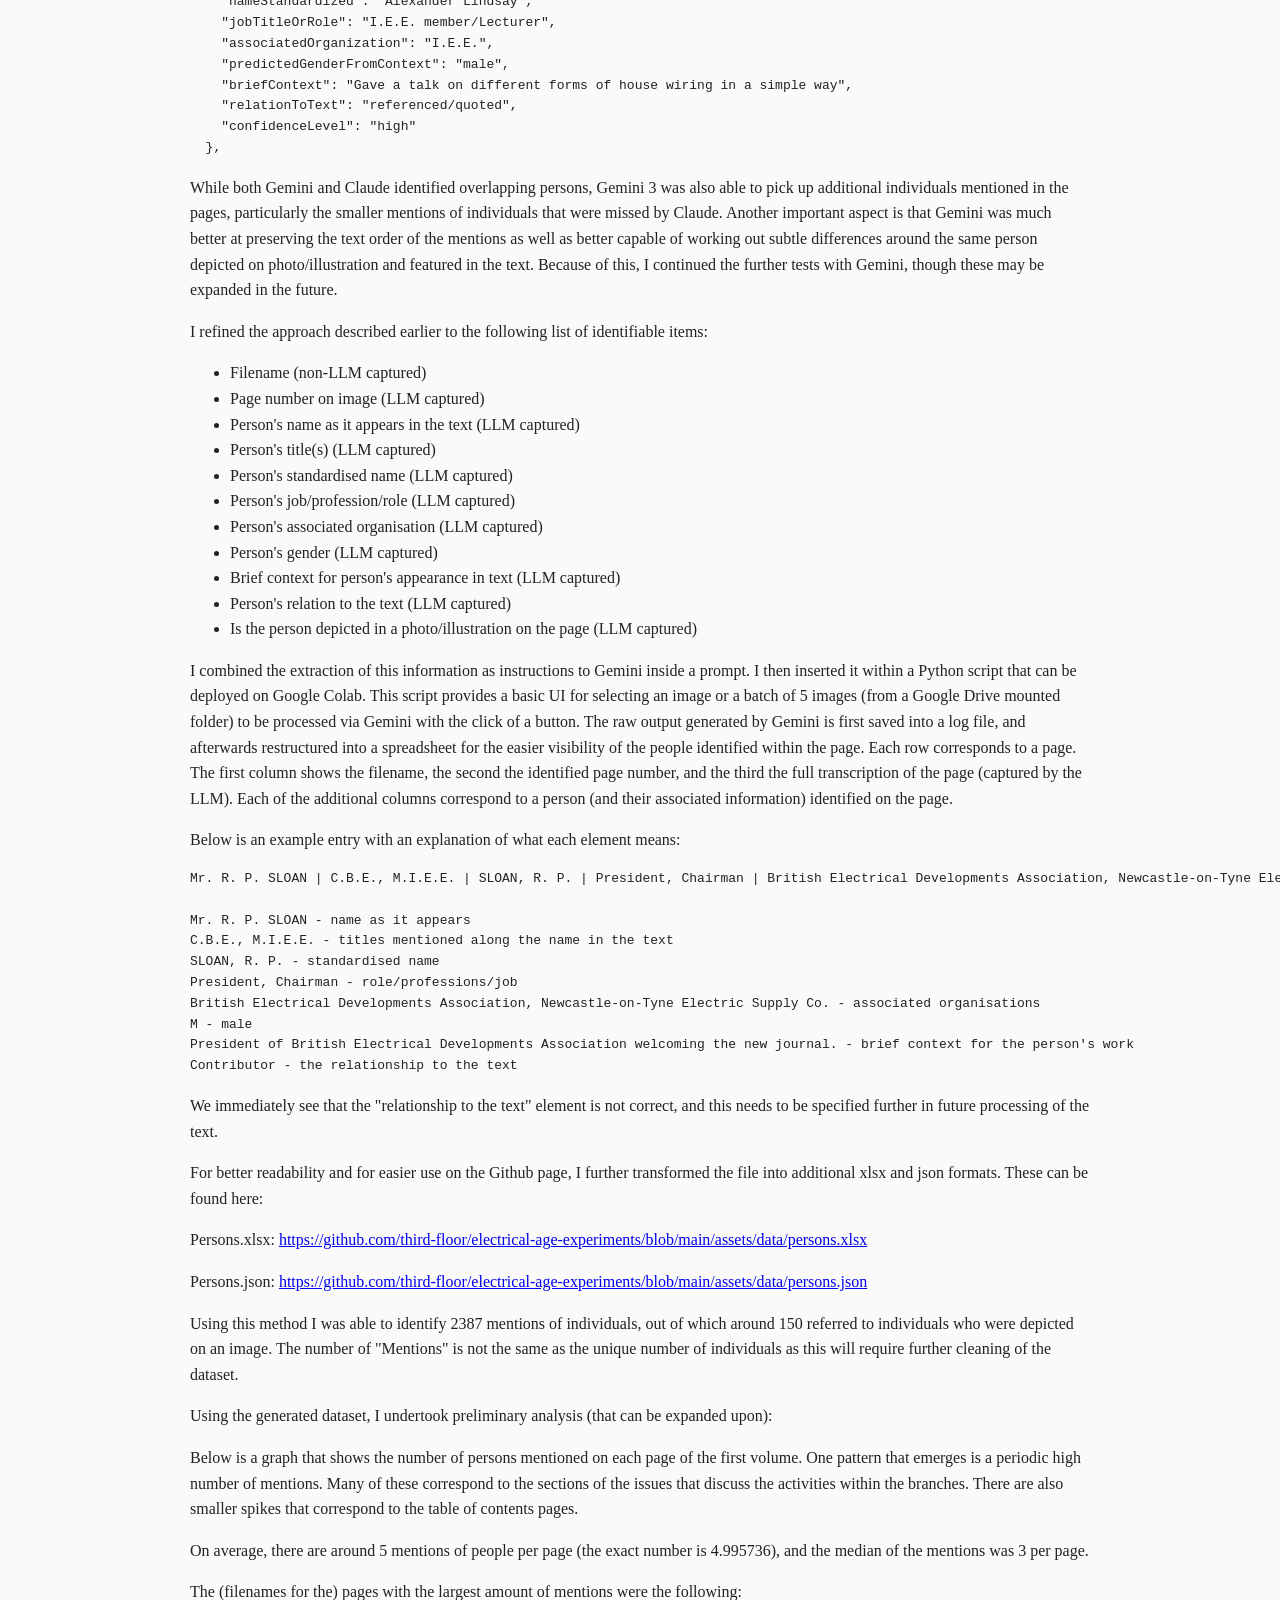
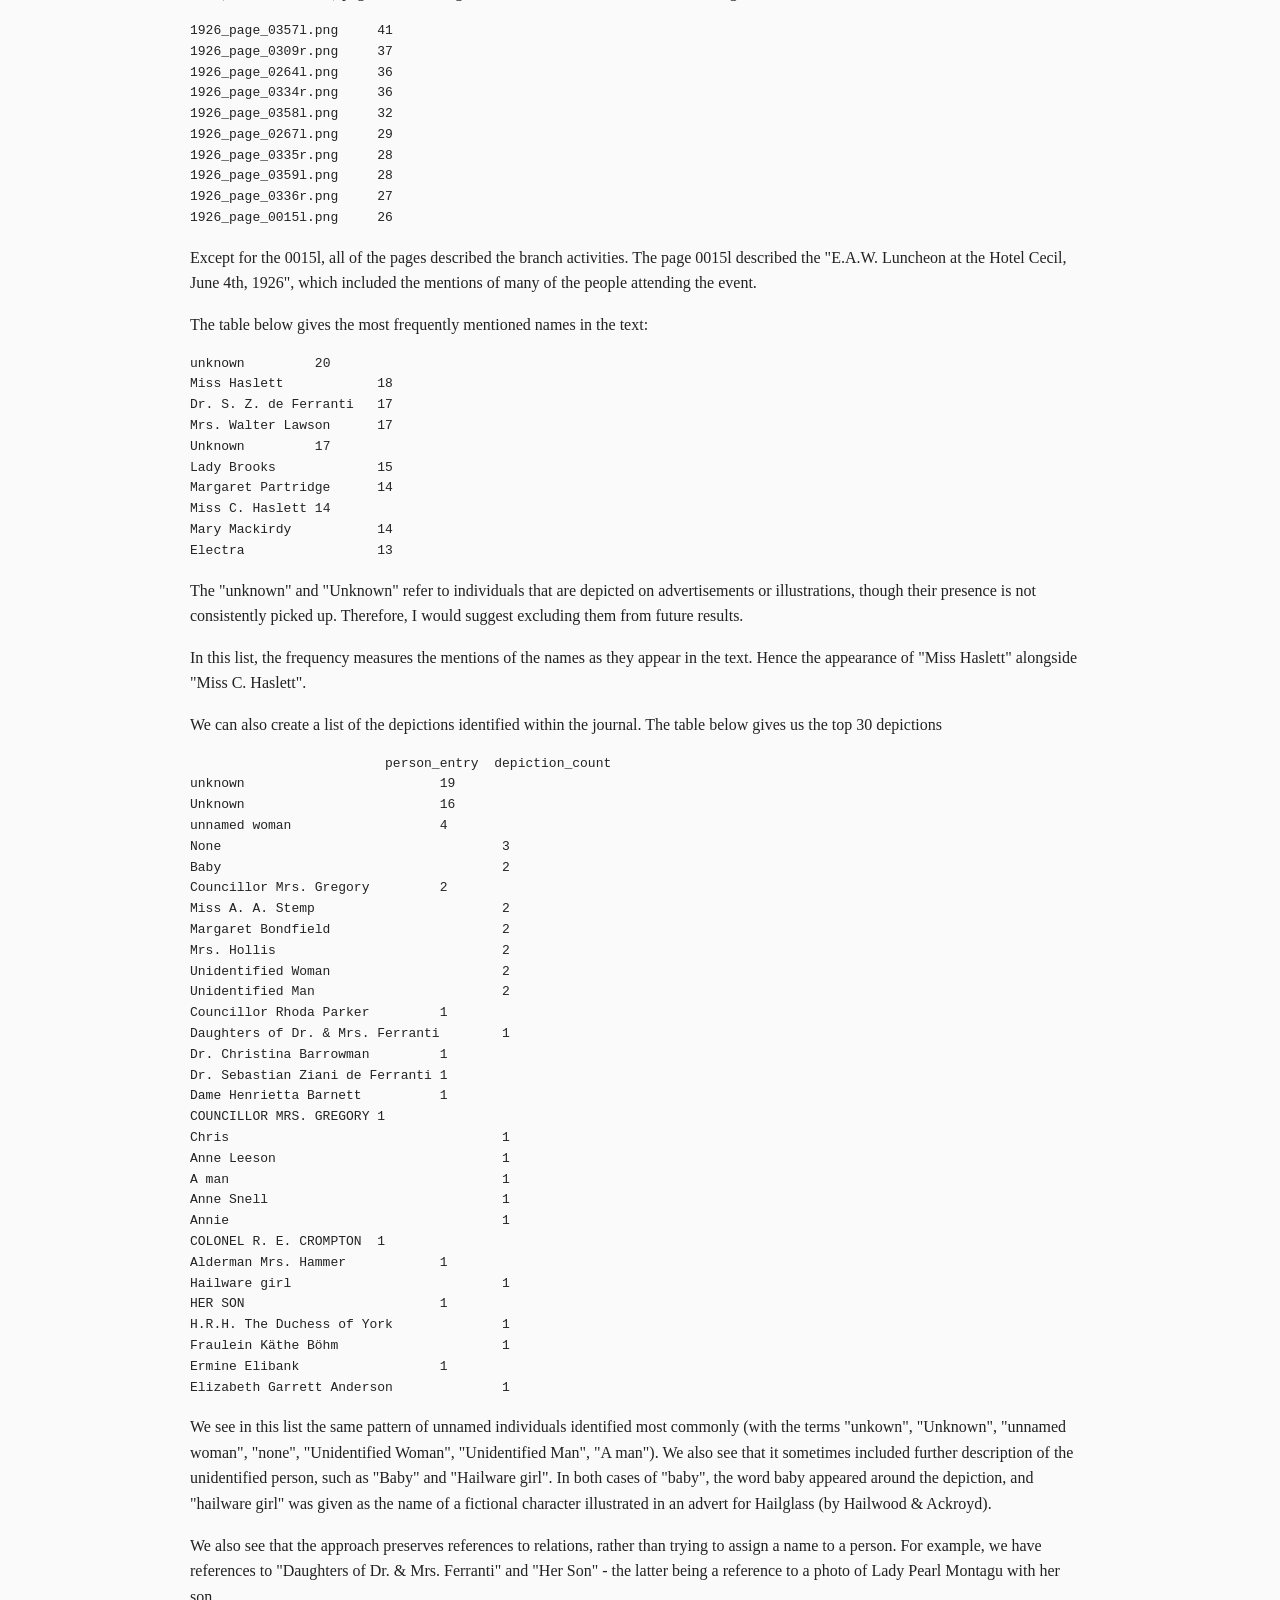
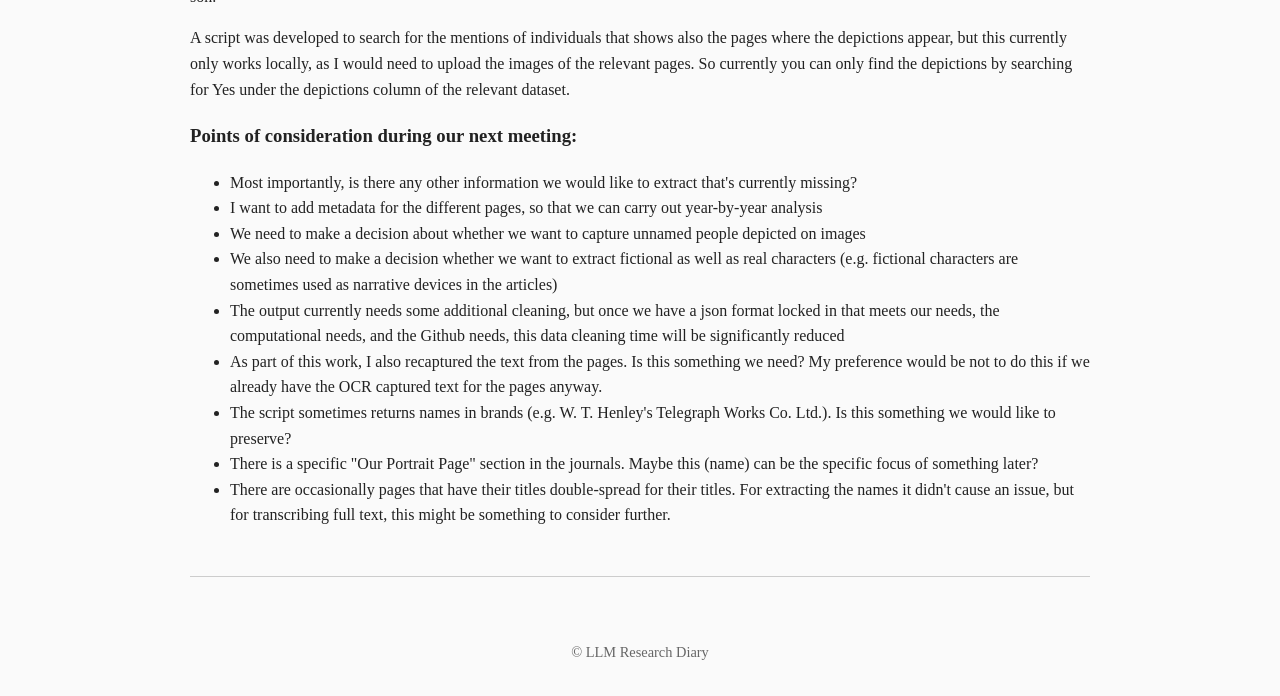
<file: reports.html>
<!DOCTYPE html>
<html lang="en">
<head>
    <meta charset="UTF-8">
    <title>LLM Development Diary</title>
    <link rel="stylesheet" href="css/style.css">
    <script src="js/nav.js"></script>    
</head>
<body>

<header id="site-header"></header>

<main id="reports-container">
    <p style="text-align: center; color: #666;">Loading reports...</p>
</main>

<footer>
    © LLM Research Diary
</footer>

<script src="js/reports-loader.js"></script>

</body>
</html>
</file>
<file: css/style.css>
body {
    font-family: Georgia, "Times New Roman", serif;
    margin: 0;
    padding: 0;
    background-color: #fafafa;
    color: #222;
    line-height: 1.6;
}

header {
    background: #2c2c2c;
    color: white;
    padding: 1.2rem;
}

header h1 {
    margin: 0;
    font-size: 1.8rem;
}

nav {
    margin-top: 0.5rem;
}

nav a {
    color: #ddd;
    margin-right: 1rem;
    text-decoration: none;
    font-weight: bold;
}

nav a:hover {
    color: white;
    text-decoration: underline;
}

main {
    max-width: 900px;
    margin: 2rem auto;
    padding: 0 1rem;
}

.report {
    border-bottom: 1px solid #ccc;
    margin-bottom: 2rem;
    padding-bottom: 2rem;
}

.report h2 {
    margin-top: 0;
}

.meta {
    font-style: italic;
    color: #555;
    margin-bottom: 1rem;
}

.gallery {
    display: grid;
    grid-template-columns: repeat(auto-fill, minmax(180px, 1fr));
    gap: 1rem;
}

.gallery figure {
    margin: 0;
    text-align: center;
}

.gallery img {
    width: 100%;
    border: 1px solid #ccc;
}

footer {
    text-align: center;
    padding: 2rem;
    font-size: 0.9rem;
    color: #666;
}
</file>
